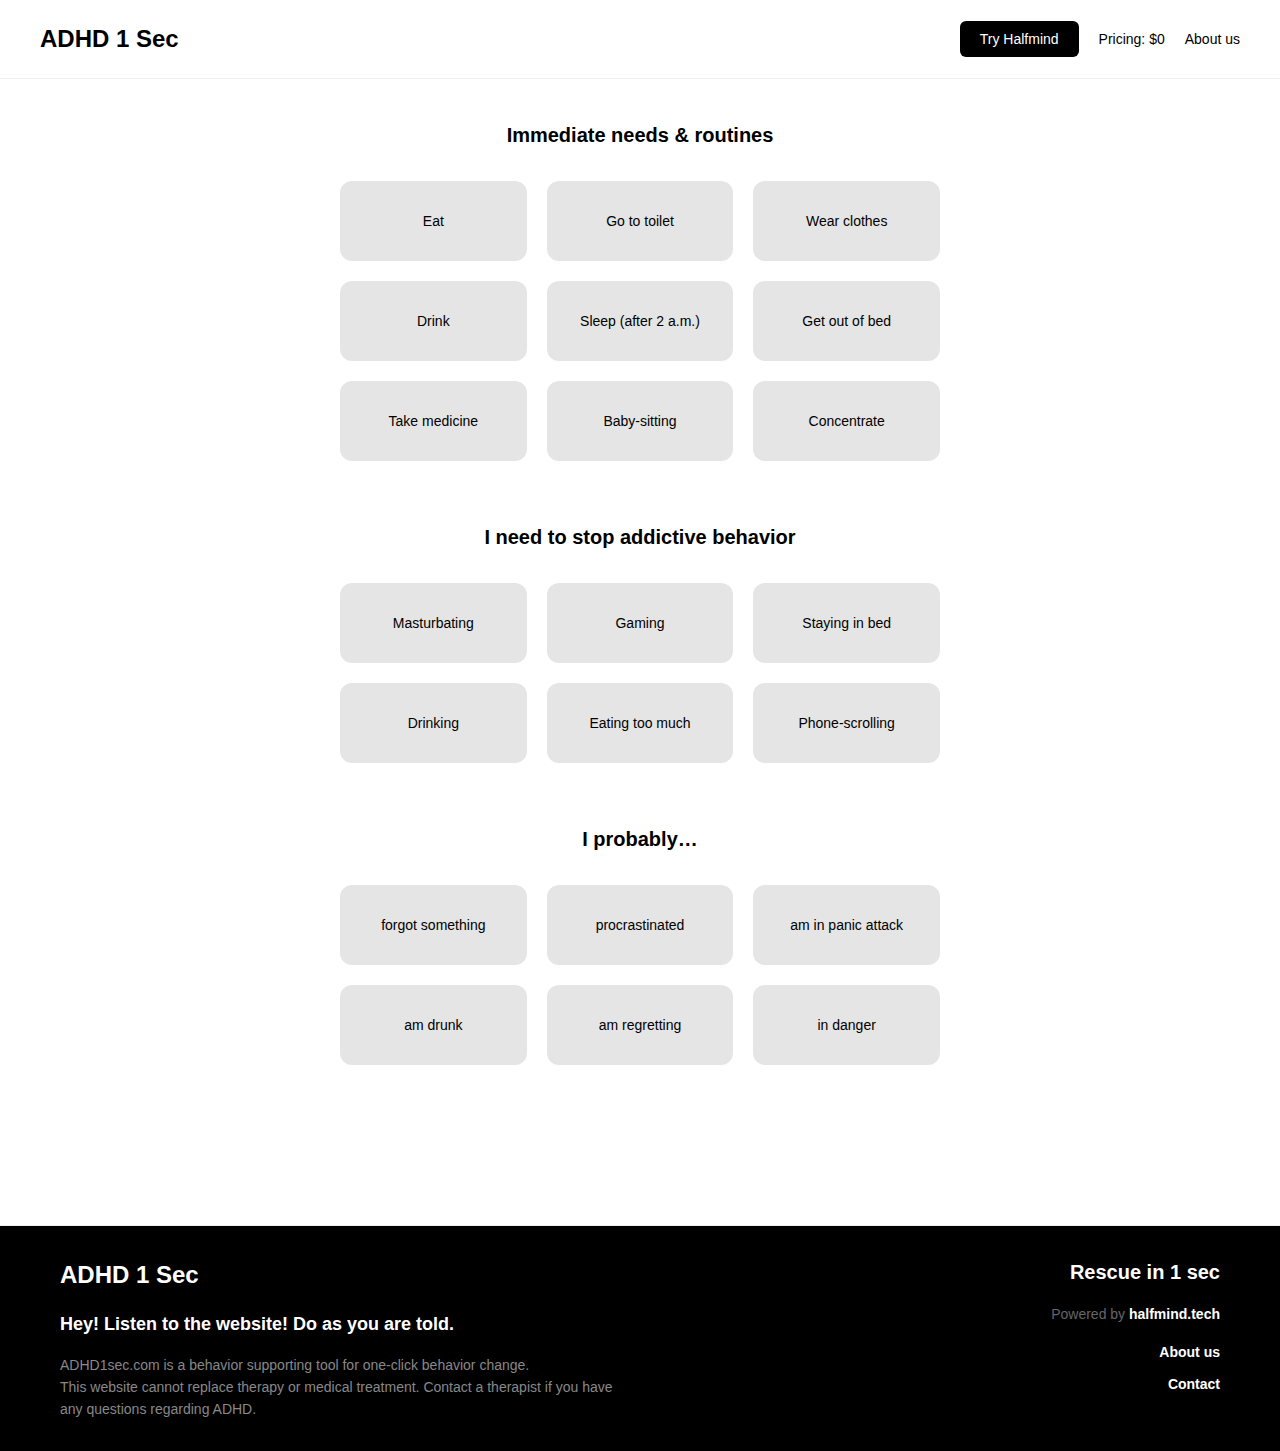
<file: adhd1sec/index.html>
<!DOCTYPE html>
<html lang="en">
<head>
    <meta charset="UTF-8">
    <meta name="viewport" content="width=device-width, initial-scale=1.0">
    <title>ADHD 1 Sec</title>
    <link rel="stylesheet" href="styles.css">
</head>
<body>
    <!-- Modal Overlay -->
    <div class="modal-overlay" id="modalOverlay">
        <div class="modal-card">
            <div class="modal-header">
                <div class="modal-title" id="modalTitle">Choose an option to get started</div>
                <button class="close-button" id="closeButton">×</button>
            </div>
            <div class="modal-content">
                <div class="modal-description" id="modalDescription">Click a choice box to see specific guidance.</div>
                <div class="timer-display" id="timerDisplay">2:30</div>
                <div class="timer-controls">
                    <button class="timer-btn start-btn" id="startBtn" style="display: none;">Start</button>
                    <button class="timer-btn pause-btn" id="pauseBtn">Pause</button>
                </div>
            </div>
        </div>
    </div>

    <header class="header">
        <div class="logo">ADHD 1 Sec</div>
        <div class="header-right">
            <button class="try-button">Try Halfmind</button>
            <div class="pricing">Pricing: $0</div>
            <div class="about">About us</div>
        </div>
    </header>

    <main class="main-content" id="mainContent">
        <!-- Sections will be dynamically generated from intervention.json -->
    </main>

    <!-- Bottom Banner -->
    <footer class="bottom-banner">
        <div class="banner-content">
            <div class="banner-left">
                <div class="banner-title">ADHD 1 Sec</div>
                <div class="banner-greeting">Hey! Listen to the website! Do as you are told.</div>
                <div class="banner-description">ADHD1sec.com is a behavior supporting tool for one-click behavior change.<br>This website cannot replace therapy or medical treatment. Contact a therapist if you have any questions regarding ADHD.</div>
            </div>
            <div class="banner-right">
                <div class="banner-subtitle">Rescue in 1 sec</div>
                <div class="banner-powered-by">Powered by <a href="https://halfmind.tech" target="_blank" class="banner-link">halfmind.tech</a></div>
                <div class="banner-links">
                    <a href="#" class="banner-link">About us</a>
                    <a href="#" class="banner-link">Contact</a>
                </div>
            </div>
        </div>
    </footer>

    <script>
        // Global variables
        let interventionData = null;
        
        // Timer functionality
        let timerInterval;
        let timeLeft = 150; // 2:30 in seconds
        let isRunning = false;
        let currentTaskTime = 150; // Store the current task's timer value

        // DOM elements
        const modalOverlay = document.getElementById('modalOverlay');
        const modalTitle = document.getElementById('modalTitle');
        const timerDisplay = document.getElementById('timerDisplay');
        const startBtn = document.getElementById('startBtn');
        const pauseBtn = document.getElementById('pauseBtn');
        const resetBtn = document.getElementById('resetBtn');
        const closeButton = document.getElementById('closeButton');
        const mainContent = document.getElementById('mainContent');

        // Load intervention data and generate HTML
        async function loadInterventionData() {
            try {
                const response = await fetch('intervention.json');
                interventionData = await response.json();
                generateSections();
                addEventListeners();
            } catch (error) {
                console.error('Error loading intervention data:', error);
                mainContent.innerHTML = '<p>Error loading intervention data. Please refresh the page.</p>';
            }
        }

        // Generate HTML sections from JSON data
        function generateSections() {
            if (!interventionData) return;
            
            mainContent.innerHTML = '';
            
            interventionData.sections.forEach(section => {
                const sectionElement = document.createElement('section');
                sectionElement.className = 'section';
                
                // Create section title
                const titleElement = document.createElement('h2');
                titleElement.className = 'section-title';
                titleElement.textContent = section.name;
                sectionElement.appendChild(titleElement);
                
                // Create choices grid
                const gridElement = document.createElement('div');
                gridElement.className = 'choices-grid';
                
                // Create choice boxes for each entry
                section.entries.forEach(entry => {
                    const buttonElement = document.createElement('button');
                    buttonElement.className = 'choice-box';
                    buttonElement.setAttribute('data-section', section.id);
                    buttonElement.setAttribute('data-timer', entry.timer_sec);
                    buttonElement.setAttribute('data-action', entry.action);
                    buttonElement.textContent = entry.state;
                    gridElement.appendChild(buttonElement);
                });
                
                sectionElement.appendChild(gridElement);
                mainContent.appendChild(sectionElement);
            });
        }

        // Add event listeners to dynamically generated choice boxes
        function addEventListeners() {
            document.querySelectorAll('.choice-box').forEach(box => {
                box.addEventListener('click', function() {
                    const title = this.textContent;
                    const timer = parseInt(this.dataset.timer);
                    const action = this.dataset.action;
                    const sectionType = parseInt(this.dataset.section);
                    showModal(title, timer, action, sectionType);
                });
            });
        }

        // Show modal function
        function showModal(title, timer, action, sectionType) {
            // Set title based on section type
            if (sectionType === 1) {
                modalTitle.textContent = `I need to ${title.toLowerCase()} now`;
            } else if (sectionType === 2) {
                modalTitle.textContent = `Stop ${title.toLowerCase()} addictively`;
            } else if (sectionType === 3) {
                modalTitle.textContent = `I probably ${title.toLowerCase()}`;
            }
            
            modalDescription.textContent = action;
            currentTaskTime = timer; // Store the current task's timer value
            modalOverlay.classList.add('show');
            resetTimer(timer);
            startTimer(); // Auto-start timer when modal appears
        }

        // Hide modal function
        function hideModal() {
            modalOverlay.classList.remove('show');
            stopTimer();
            resetTimer(currentTaskTime); // Reset timer to the current task's time when modal is closed
        }

        // Timer functions
        function startTimer() {
            if (!isRunning) {
                isRunning = true;
                startBtn.style.display = 'none';
                pauseBtn.style.display = 'inline-block';
                
                timerInterval = setInterval(() => {
                    timeLeft--;
                    updateTimerDisplay();
                    
                    if (timeLeft <= 0) {
                        stopTimer();
                        alert('Time is up! Complete your task.');
                        // Reset timer after user confirms the alert
                        resetTimer(currentTaskTime);
                    }
                }, 1000);
            }
        }

        function pauseTimer() {
            if (isRunning) {
                isRunning = false;
                startBtn.style.display = 'inline-block';
                pauseBtn.style.display = 'none';
                clearInterval(timerInterval);
            }
        }

        function stopTimer() {
            isRunning = false;
            clearInterval(timerInterval);
            startBtn.style.display = 'inline-block';
            pauseBtn.style.display = 'none';
        }

        function resetTimer(customTime) {
            stopTimer();
            timeLeft = customTime || 150; // Use custom time or default to 2:30
            updateTimerDisplay();
            // Show start button by default when reset (not auto-start)
            startBtn.style.display = 'inline-block';
            pauseBtn.style.display = 'none';
        }

        function updateTimerDisplay() {
            const minutes = Math.floor(timeLeft / 60);
            const seconds = timeLeft % 60;
            timerDisplay.textContent = `${minutes}:${seconds.toString().padStart(2, '0')}`;
        }

        // Event listeners
        startBtn.addEventListener('click', startTimer);
        pauseBtn.addEventListener('click', pauseTimer);
        closeButton.addEventListener('click', hideModal);

        // Close modal when clicking outside
        modalOverlay.addEventListener('click', function(e) {
            if (e.target === modalOverlay) {
                hideModal();
            }
        });

        // Close modal with Escape key
        document.addEventListener('keydown', function(e) {
            if (e.key === 'Escape' && modalOverlay.classList.contains('show')) {
                hideModal();
            }
        });

        // Initialize the application
        document.addEventListener('DOMContentLoaded', function() {
            loadInterventionData();
        });
    </script>
</body>
</html>
</file>
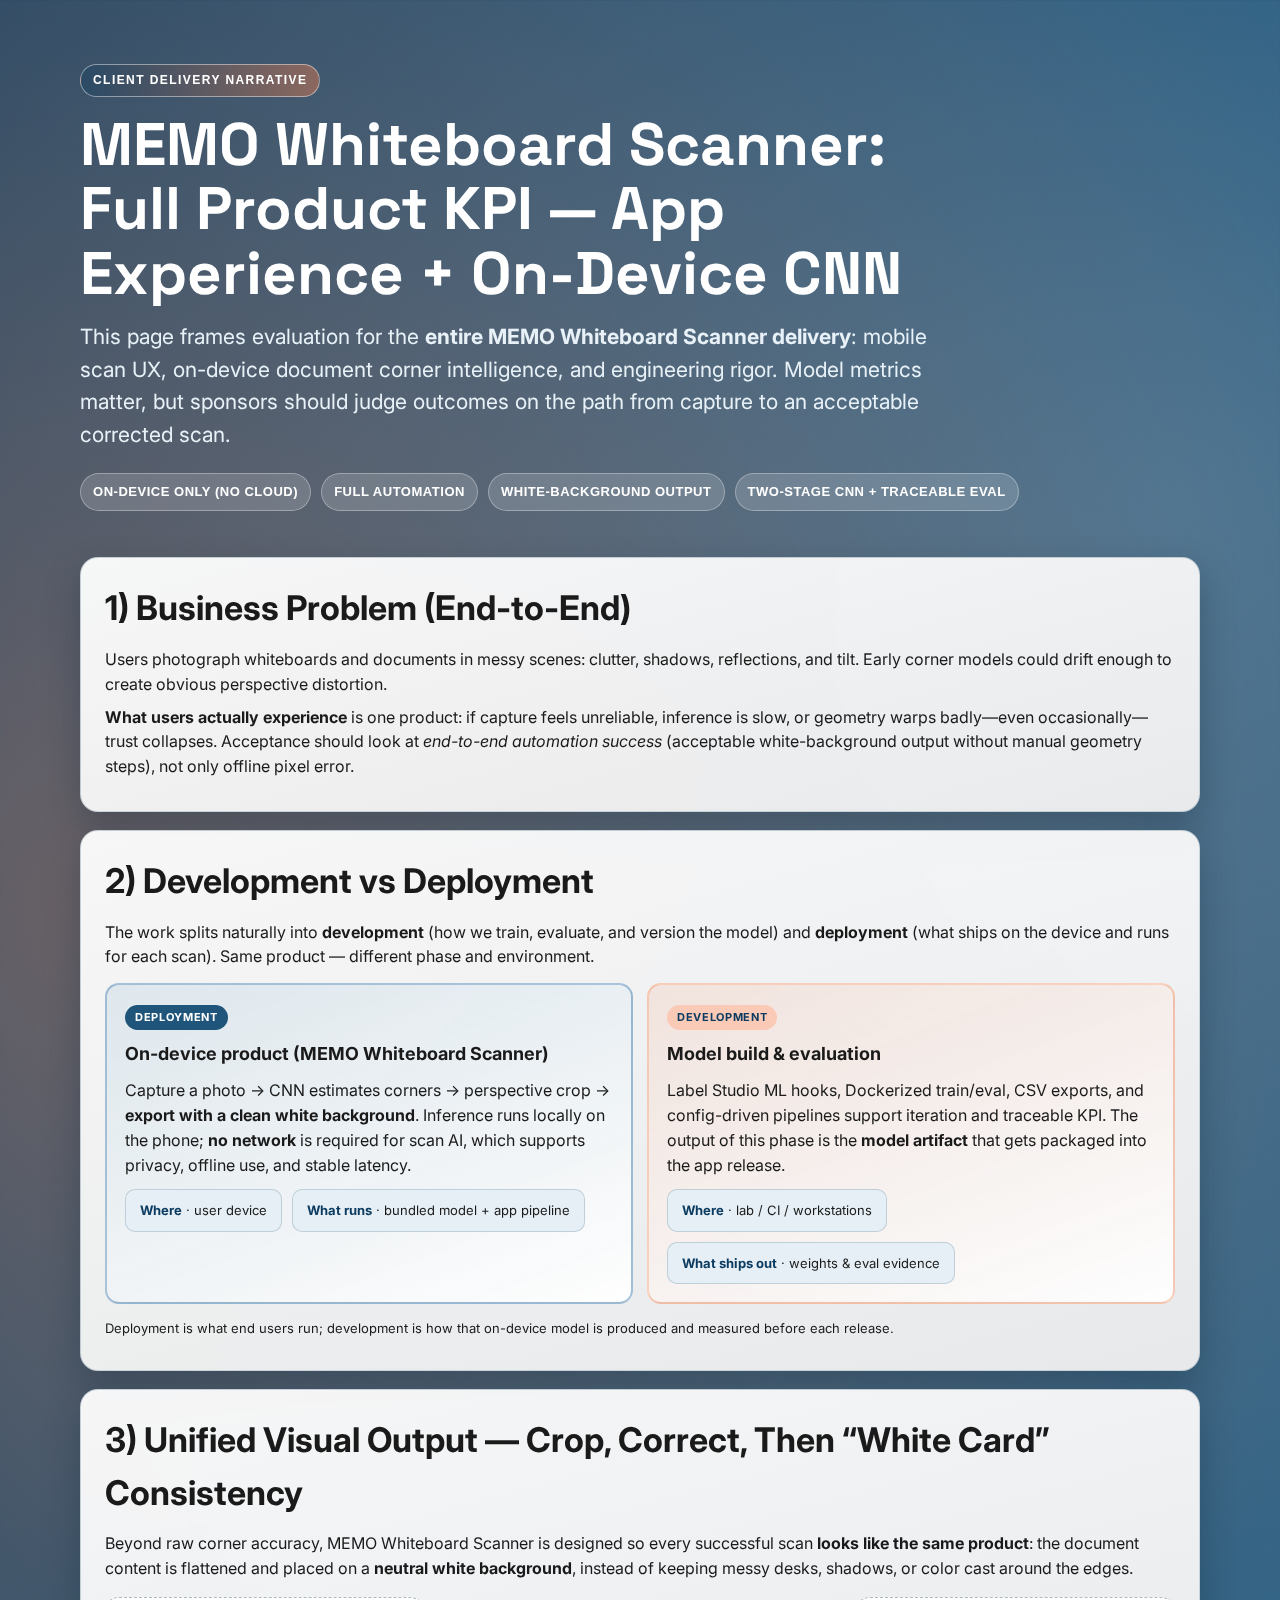
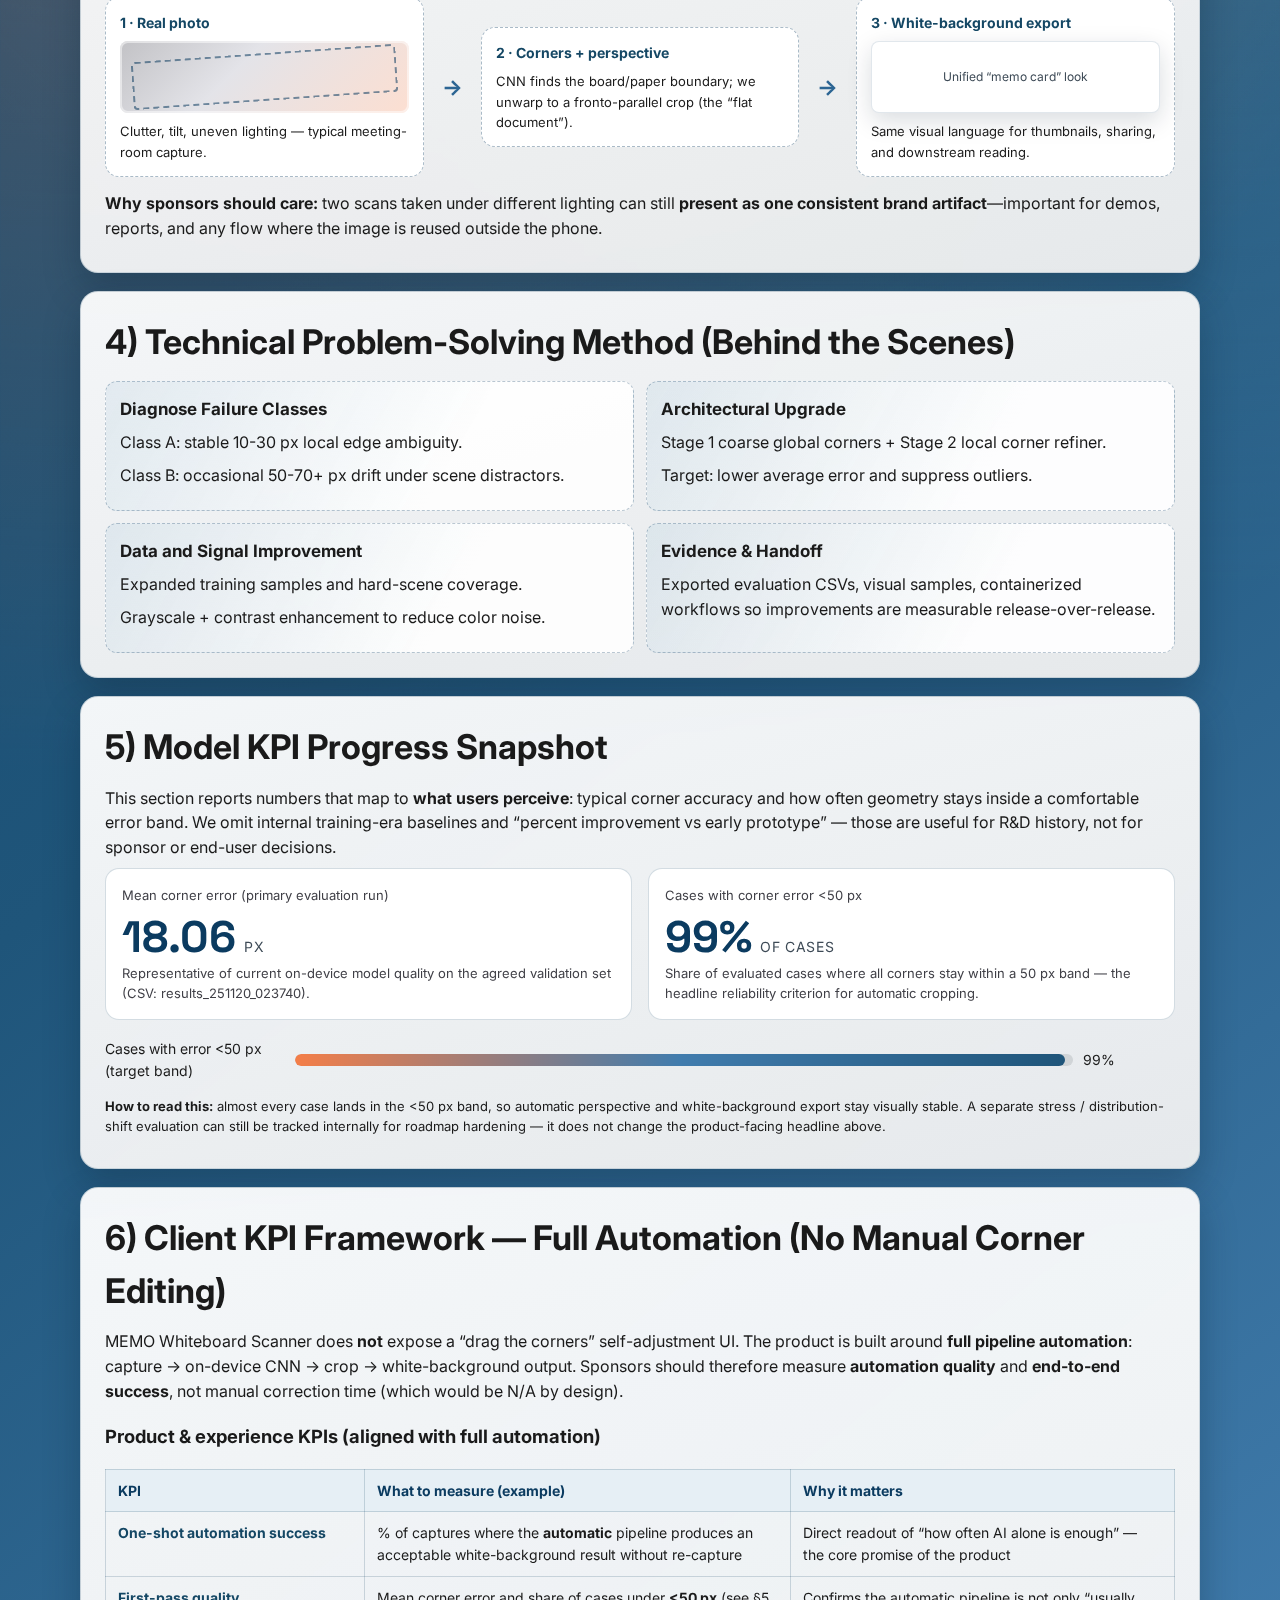
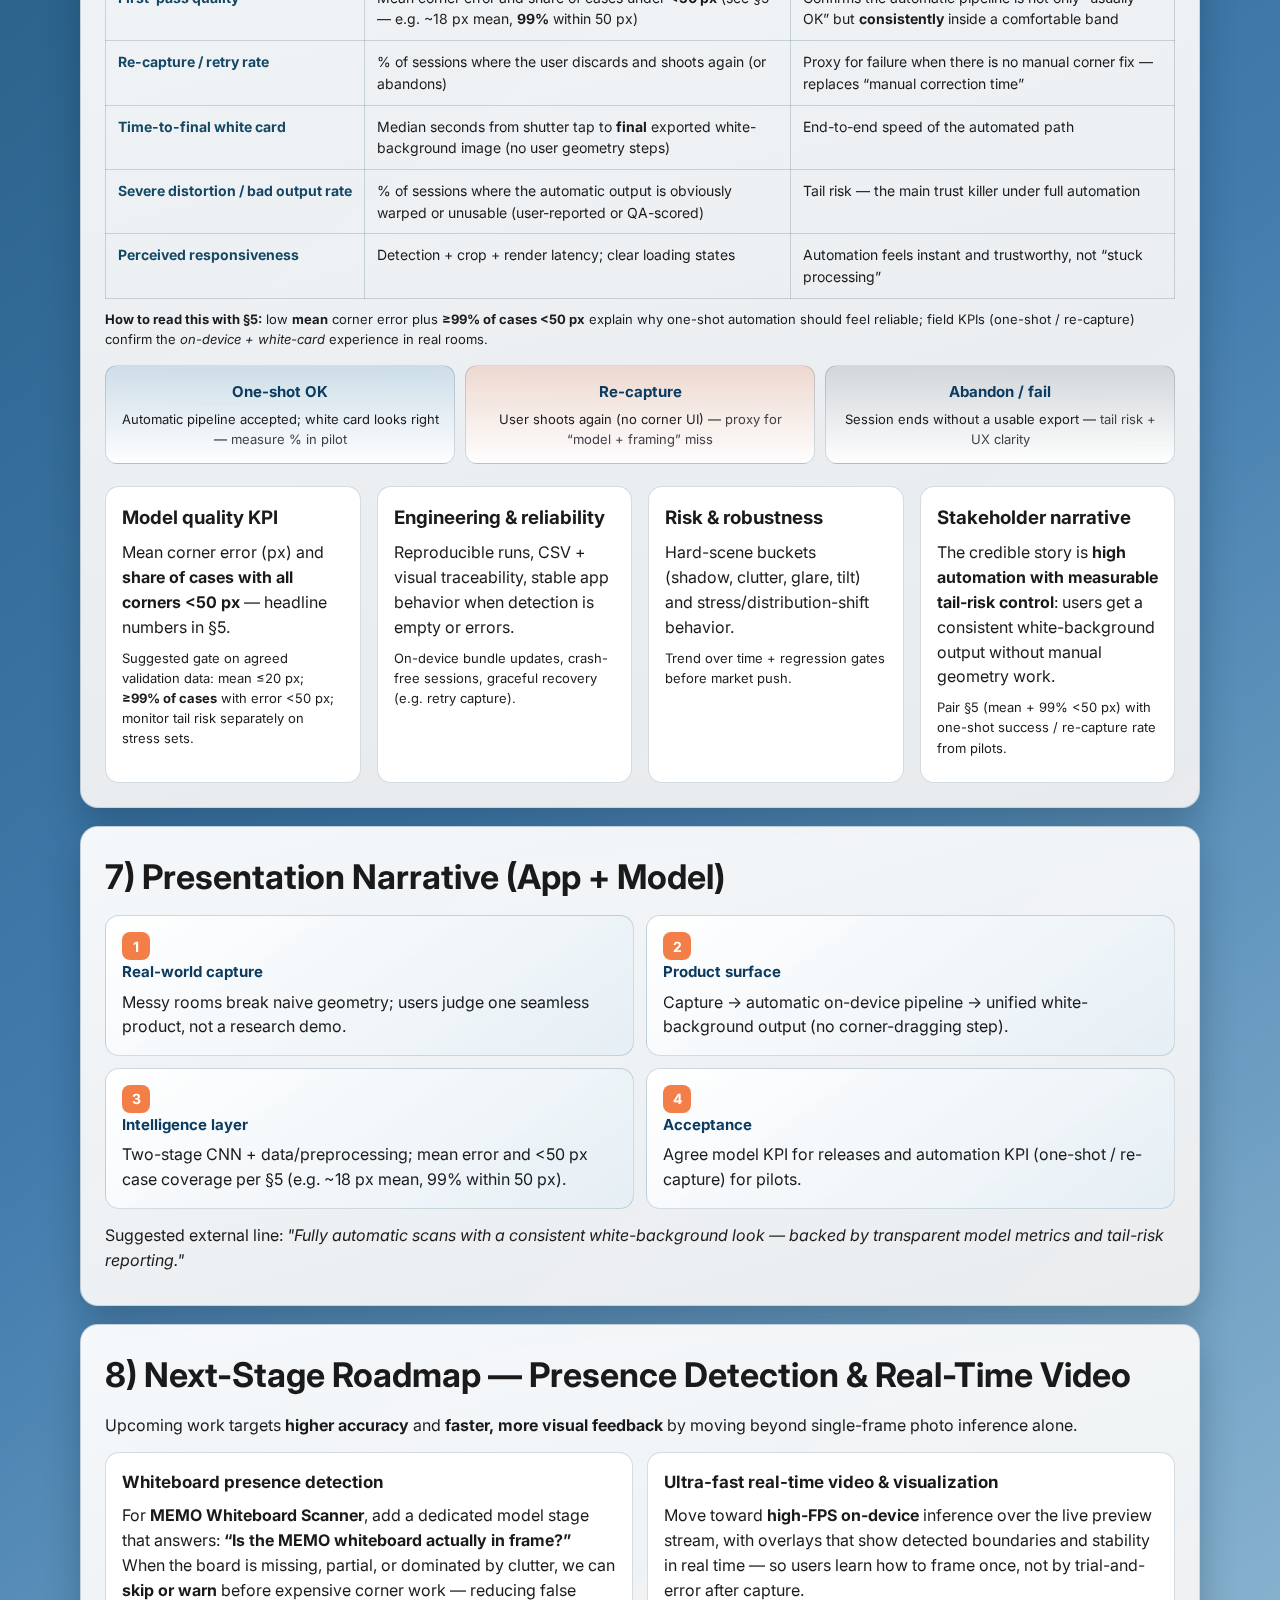
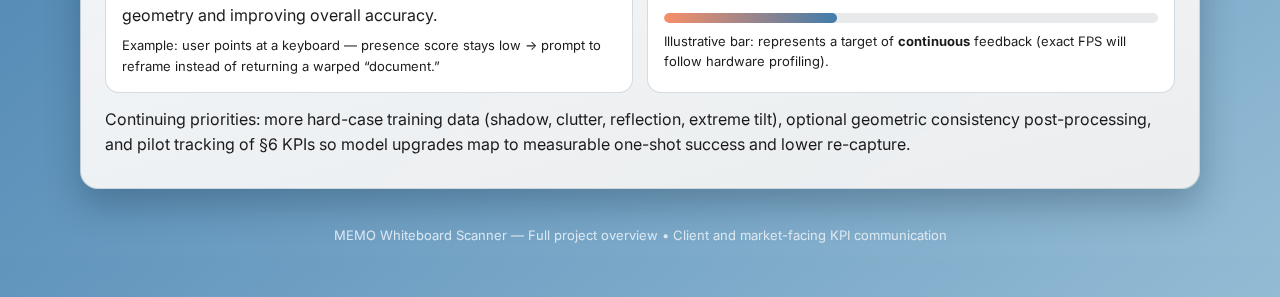
<file: memodemo/index.html>
<!doctype html>
<html lang="en">
<head>
  <meta charset="UTF-8" />
  <meta name="viewport" content="width=device-width, initial-scale=1.0" />
  <title>MEMO Whiteboard Scanner | Full Project Overview & KPI</title>
  <link rel="preconnect" href="https://fonts.googleapis.com" />
  <link rel="preconnect" href="https://fonts.gstatic.com" crossorigin />
  <link href="https://fonts.googleapis.com/css2?family=Inter:wght@400;700&family=Space+Grotesk:wght@700&display=swap" rel="stylesheet" />
  <style>
    :root {
      --deep-space-blue: #0b3b60;
      --eerie-black: #1a1a1a;
      --arctic-horizon: #93bbd4;
      --tangerine: #f47e48;
      --soft-cloud: #f0f0f0;
      --white: #ffffff;
      --silver-mist: #b2b2b2;

      --deep-space-100: #e6eff5;
      --deep-space-200: #bcd2e3;
      --deep-space-300: #93b5d1;
      --deep-space-400: #6998bf;
      --deep-space-500: #417cad;
      --deep-space-600: #2c6593;
      --deep-space-700: #1f557a;
      --deep-space-800: #144764;
      --deep-space-900: #0b3b60;

      --tangerine-100: #fde8df;
      --tangerine-200: #fbcab7;
      --tangerine-300: #f9ad90;
      --tangerine-400: #f78f68;
      --tangerine-500: #f47e48;
      --tangerine-600: #de6f3f;
      --tangerine-700: #c85f36;
      --tangerine-800: #b24f2d;
      --tangerine-900: #9c4024;

      --ink: var(--eerie-black);
      --ink-soft: #3d4a56;
      --card: rgba(255, 255, 255, 0.92);
      --line: rgba(11, 59, 96, 0.18);
      --shadow: 0 16px 36px rgba(8, 28, 46, 0.28);
      --radius: 18px;
    }

    * {
      box-sizing: border-box;
    }

    html,
    body {
      margin: 0;
      padding: 0;
      color: var(--ink);
      background:
        radial-gradient(circle at 8% 18%, rgba(244, 126, 72, 0.34), transparent 34%),
        radial-gradient(circle at 92% 10%, rgba(147, 187, 212, 0.38), transparent 36%),
        linear-gradient(142deg, var(--deep-space-900) 0%, var(--deep-space-700) 42%, var(--deep-space-500) 72%, var(--arctic-horizon) 100%);
      font-family: "Inter", "Helvetica", sans-serif;
      font-weight: 400;
      line-height: 1.55;
    }

    .grain {
      position: fixed;
      inset: 0;
      pointer-events: none;
      opacity: 0.08;
      background-image: radial-gradient(#000 0.45px, transparent 0.45px);
      background-size: 4px 4px;
      z-index: 0;
    }

    .container {
      width: min(1120px, 92%);
      margin: 0 auto;
      position: relative;
      z-index: 1;
    }

    .hero {
      padding: 64px 0 28px;
      animation: rise 0.8s ease-out both;
    }

    .eyebrow {
      display: inline-block;
      letter-spacing: 0.12em;
      font-size: 12px;
      text-transform: uppercase;
      color: var(--white);
      font-family: "Helvetica", "Arial", sans-serif;
      font-weight: 700;
      border: 1px solid rgba(255, 255, 255, 0.45);
      border-radius: 999px;
      padding: 6px 12px;
      background: linear-gradient(90deg, rgba(11, 59, 96, 0.35), rgba(244, 126, 72, 0.42));
    }

    h1 {
      font-family: "Space Grotesk", "Inter", sans-serif;
      font-weight: 700;
      font-size: clamp(34px, 5vw, 60px);
      line-height: 1.08;
      margin: 16px 0 14px;
      max-width: 880px;
      color: var(--white);
    }

    .hero p {
      font-size: clamp(16px, 2.1vw, 21px);
      color: #e7f1f7;
      max-width: 880px;
      margin: 0;
    }

    .hero-meta {
      margin-top: 22px;
      display: flex;
      flex-wrap: wrap;
      gap: 10px;
    }

    .chip {
      padding: 8px 12px;
      border-radius: 999px;
      text-transform: uppercase;
      letter-spacing: 0.04em;
      font-family: "Helvetica", "Arial", sans-serif;
      font-weight: 700;
      background: rgba(255, 255, 255, 0.16);
      border: 1px solid rgba(255, 255, 255, 0.32);
      font-size: 13px;
      color: var(--white);
    }

    .section {
      margin: 18px 0;
      padding: 24px;
      border: 1px solid var(--line);
      border-radius: var(--radius);
      background:
        linear-gradient(165deg, rgba(255, 255, 255, 0.95) 0%, rgba(240, 240, 240, 0.95) 100%);
      box-shadow: var(--shadow);
      backdrop-filter: blur(4px);
      animation: rise 0.8s ease-out both;
    }

    .section h2 {
      margin: 0 0 12px;
      font-size: clamp(24px, 3.2vw, 34px);
      font-family: "Inter", "Helvetica", sans-serif;
      font-weight: 700;
      color: var(--ink);
    }

    .section p {
      margin: 8px 0;
      color: var(--ink);
    }

    .grid {
      display: grid;
      grid-template-columns: repeat(12, 1fr);
      gap: 16px;
    }

    .card {
      grid-column: span 12;
      background: var(--white);
      border: 1px solid var(--line);
      border-radius: 14px;
      padding: 16px;
      animation: rise 0.7s ease-out both;
    }

    .card h3 {
      margin: 0 0 6px;
      font-family: "Inter", "Helvetica", sans-serif;
      font-weight: 700;
      color: var(--ink);
    }

    .kpi {
      display: flex;
      align-items: baseline;
      gap: 8px;
      margin: 10px 0 4px;
    }

    .kpi strong {
      font-size: clamp(28px, 4vw, 44px);
      line-height: 1;
      color: var(--deep-space-blue);
      font-family: "Space Grotesk", "Inter", sans-serif;
    }

    .kpi span {
      font-size: 14px;
      color: var(--ink-soft);
      text-transform: uppercase;
      letter-spacing: 0.05em;
    }

    .muted {
      font-size: 13px;
      color: #3f3f46;
    }

    .flow {
      display: grid;
      grid-template-columns: 1fr;
      gap: 12px;
      margin-top: 10px;
    }

    .flow-step {
      border: 1px dashed rgba(11, 59, 96, 0.28);
      border-radius: 12px;
      padding: 14px;
      background:
        linear-gradient(120deg, rgba(147, 187, 212, 0.17) 0%, rgba(255, 255, 255, 0.9) 65%);
    }

    .flow-step h3 {
      margin: 0 0 4px;
      font-size: 17px;
      font-family: "Inter", "Helvetica", sans-serif;
      font-weight: 700;
      color: var(--ink);
    }

    .bars {
      margin-top: 14px;
      display: grid;
      gap: 10px;
    }

    .bar {
      display: grid;
      grid-template-columns: 180px 1fr 92px;
      align-items: center;
      gap: 10px;
      font-size: 14px;
    }

    .track {
      background: rgba(31, 41, 51, 0.12);
      height: 12px;
      border-radius: 999px;
      overflow: hidden;
      position: relative;
    }

    .fill {
      height: 100%;
      border-radius: 999px;
      background: linear-gradient(90deg, var(--tangerine-500), var(--deep-space-500), var(--deep-space-700));
      transform-origin: left;
      animation: grow 1.1s ease-out both;
    }

    .narrative-grid {
      margin-top: 12px;
      display: grid;
      grid-template-columns: 1fr;
      gap: 12px;
    }

    @media (min-width: 768px) {
      .narrative-grid {
        grid-template-columns: repeat(2, 1fr);
      }
    }

    .narrative-card {
      border: 1px solid var(--line);
      border-radius: 14px;
      padding: 16px;
      background: linear-gradient(145deg, rgba(255, 255, 255, 0.98), var(--deep-space-100));
    }

    .narrative-card strong {
      display: block;
      font-size: 15px;
      color: var(--deep-space-900);
      margin-bottom: 6px;
    }

    .narrative-card .step-num {
      display: inline-flex;
      align-items: center;
      justify-content: center;
      width: 28px;
      height: 28px;
      border-radius: 8px;
      background: var(--tangerine-500);
      color: var(--white);
      font-size: 14px;
      font-weight: 700;
      margin-right: 8px;
      vertical-align: middle;
    }

    .dual-lane {
      display: grid;
      grid-template-columns: 1fr;
      gap: 14px;
      margin-top: 14px;
    }

    @media (min-width: 900px) {
      .dual-lane {
        grid-template-columns: 1fr 1fr;
      }
    }

    .lane-card {
      border-radius: 14px;
      padding: 18px;
      border: 2px solid var(--line);
      position: relative;
      overflow: hidden;
    }

    .lane-card.runtime {
      background: linear-gradient(160deg, rgba(147, 187, 212, 0.22), rgba(255, 255, 255, 0.96));
      border-color: rgba(65, 124, 173, 0.45);
    }

    .lane-card.devops {
      background: linear-gradient(160deg, rgba(244, 126, 72, 0.12), rgba(255, 255, 255, 0.96));
      border-color: rgba(244, 126, 72, 0.35);
    }

    .lane-card h3 {
      margin: 0 0 10px;
      font-size: 18px;
    }

    .lane-badge {
      display: inline-block;
      font-size: 11px;
      font-weight: 700;
      letter-spacing: 0.06em;
      text-transform: uppercase;
      padding: 4px 10px;
      border-radius: 999px;
      margin-bottom: 10px;
    }

    .lane-badge.phone {
      background: var(--deep-space-700);
      color: var(--white);
    }

    .lane-badge.lab {
      background: var(--tangerine-200);
      color: var(--deep-space-900);
    }

    .visual-pipeline {
      margin-top: 16px;
      display: grid;
      grid-template-columns: 1fr;
      gap: 14px;
      align-items: stretch;
    }

    @media (min-width: 768px) {
      .visual-pipeline {
        grid-template-columns: 1fr auto 1fr auto 1fr;
        align-items: center;
      }
    }

    .pipe-arrow {
      text-align: center;
      font-size: 22px;
      color: var(--deep-space-600);
      font-weight: 700;
      padding: 4px 0;
    }

    @media (min-width: 768px) {
      .pipe-arrow {
        padding: 0 4px;
      }
    }

    .pipe-stage {
      border-radius: 14px;
      padding: 14px;
      border: 1px dashed rgba(11, 59, 96, 0.35);
      background: var(--white);
      min-height: 120px;
    }

    .pipe-stage h4 {
      margin: 0 0 8px;
      font-size: 14px;
      color: var(--deep-space-800);
    }

    .mock-photo {
      height: 72px;
      border-radius: 8px;
      background:
        linear-gradient(135deg, rgba(80, 80, 90, 0.35) 0%, rgba(200, 200, 210, 0.5) 40%, rgba(244, 126, 72, 0.25) 100%);
      position: relative;
      box-shadow: inset 0 0 0 2px rgba(255, 255, 255, 0.5);
    }

    .mock-photo::after {
      content: "";
      position: absolute;
      inset: 12px;
      border: 2px dashed rgba(11, 59, 96, 0.55);
      border-radius: 4px;
      transform: rotate(-4deg);
    }

    .mock-white {
      height: 72px;
      border-radius: 8px;
      background: var(--white);
      box-shadow: 0 8px 24px rgba(8, 28, 46, 0.15);
      border: 1px solid rgba(11, 59, 96, 0.12);
      display: flex;
      align-items: center;
      justify-content: center;
      font-size: 12px;
      color: var(--ink-soft);
    }

    .stat-row {
      display: flex;
      flex-wrap: wrap;
      gap: 10px;
      margin-top: 12px;
    }

    .stat-pill {
      background: var(--deep-space-100);
      border: 1px solid var(--line);
      border-radius: 10px;
      padding: 10px 14px;
      font-size: 13px;
    }

    .stat-pill em {
      font-style: normal;
      font-weight: 700;
      color: var(--deep-space-900);
    }

    .future-grid {
      display: grid;
      grid-template-columns: 1fr;
      gap: 14px;
      margin-top: 14px;
    }

    @media (min-width: 768px) {
      .future-grid {
        grid-template-columns: 1fr 1fr;
      }
    }

    .future-card {
      border-radius: 14px;
      padding: 16px;
      background: var(--white);
      border: 1px solid var(--line);
    }

    .future-card h3 {
      margin: 0 0 8px;
      font-size: 17px;
    }

    .fps-demo {
      margin-top: 10px;
      height: 10px;
      border-radius: 999px;
      background: rgba(31, 41, 51, 0.1);
      overflow: hidden;
      position: relative;
    }

    .fps-demo::after {
      content: "";
      position: absolute;
      left: 0;
      top: 0;
      height: 100%;
      width: 35%;
      border-radius: 999px;
      background: linear-gradient(90deg, var(--tangerine-400), var(--deep-space-500));
      animation: sweep 2.2s ease-in-out infinite alternate;
    }

    @keyframes sweep {
      from {
        transform: translateX(0);
        opacity: 0.85;
      }
      to {
        transform: translateX(190%);
        opacity: 1;
      }
    }

    .auto-funnel {
      margin-top: 16px;
      display: grid;
      grid-template-columns: 1fr;
      gap: 10px;
    }

    @media (min-width: 640px) {
      .auto-funnel {
        grid-template-columns: repeat(3, 1fr);
      }
    }

    .funnel-block {
      border-radius: 12px;
      padding: 14px;
      text-align: center;
      border: 1px solid var(--line);
      font-size: 13px;
    }

    .funnel-block.ok {
      background: linear-gradient(180deg, rgba(147, 187, 212, 0.35), rgba(255, 255, 255, 0.95));
    }

    .funnel-block.retry {
      background: linear-gradient(180deg, rgba(244, 126, 72, 0.2), rgba(255, 255, 255, 0.95));
    }

    .funnel-block.drop {
      background: linear-gradient(180deg, rgba(31, 41, 51, 0.12), rgba(255, 255, 255, 0.95));
    }

    .funnel-block strong {
      display: block;
      font-size: 15px;
      margin-bottom: 6px;
      color: var(--deep-space-900);
    }

    table.kpi-table {
      width: 100%;
      border-collapse: collapse;
      margin-top: 12px;
      font-size: 14px;
    }

    table.kpi-table th,
    table.kpi-table td {
      border: 1px solid var(--line);
      padding: 10px 12px;
      text-align: left;
      vertical-align: top;
    }

    table.kpi-table th {
      background: var(--deep-space-100);
      color: var(--deep-space-900);
      font-weight: 700;
    }

    table.kpi-table td:first-child {
      font-weight: 700;
      white-space: nowrap;
      color: var(--deep-space-800);
    }

    .footer {
      margin: 24px 0 40px;
      padding: 12px 2px;
      font-size: 13px;
      color: #ddeaf3;
      text-align: center;
    }

    @media (min-width: 768px) {
      .card.span-3 { grid-column: span 3; }
      .card.span-4 { grid-column: span 4; }
      .card.span-6 { grid-column: span 6; }
      .flow {
        grid-template-columns: repeat(2, 1fr);
      }
    }

    @media (max-width: 760px) {
      .section {
        padding: 18px;
      }

      .bar {
        grid-template-columns: 1fr;
        gap: 6px;
      }

      .bar .track {
        order: 3;
      }
    }

    @keyframes rise {
      from {
        opacity: 0;
        transform: translateY(12px);
      }
      to {
        opacity: 1;
        transform: translateY(0);
      }
    }

    @keyframes grow {
      from {
        transform: scaleX(0);
      }
      to {
        transform: scaleX(1);
      }
    }
  </style>
</head>
<body>
  <div class="grain"></div>

  <main class="container">
    <section class="hero">
      <span class="eyebrow">Client Delivery Narrative</span>
      <h1>MEMO Whiteboard Scanner: Full Product KPI — App Experience + On-Device CNN</h1>
      <p>
        This page frames evaluation for the <strong>entire MEMO Whiteboard Scanner delivery</strong>: mobile scan UX,
        on-device document corner intelligence, and engineering rigor. Model metrics matter, but sponsors
        should judge outcomes on the path from capture to an acceptable corrected scan.
      </p>
      <div class="hero-meta">
        <span class="chip">On-device only (no cloud)</span>
        <span class="chip">Full automation</span>
        <span class="chip">White-background output</span>
        <span class="chip">Two-stage CNN + traceable eval</span>
      </div>
    </section>

    <section class="section" style="animation-delay: 0.05s;">
      <h2>1) Business Problem (End-to-End)</h2>
      <p>
        Users photograph whiteboards and documents in messy scenes: clutter, shadows, reflections, and tilt.
        Early corner models could drift enough to create obvious perspective distortion.
      </p>
      <p>
        <strong>What users actually experience</strong> is one product: if capture feels unreliable, inference is slow,
        or geometry warps badly—even occasionally—trust collapses.
        Acceptance should look at <em>end-to-end automation success</em> (acceptable white-background output without manual geometry steps),
        not only offline pixel error.
      </p>
    </section>

    <section class="section" style="animation-delay: 0.08s;">
      <h2>2) Development vs Deployment</h2>
      <p>
        The work splits naturally into <strong>development</strong> (how we train, evaluate, and version the model) and
        <strong>deployment</strong> (what ships on the device and runs for each scan). Same product — different phase and environment.
      </p>
      <div class="dual-lane" aria-label="Development versus deployment">
        <div class="lane-card runtime">
          <span class="lane-badge phone">Deployment</span>
          <h3>On-device product (MEMO Whiteboard Scanner)</h3>
          <p>
            Capture a photo → CNN estimates corners → perspective crop → <strong>export with a clean white background</strong>.
            Inference runs locally on the phone; <strong>no network</strong> is required for scan AI, which supports privacy, offline use, and stable latency.
          </p>
          <div class="stat-row">
            <div class="stat-pill"><em>Where</em> · user device</div>
            <div class="stat-pill"><em>What runs</em> · bundled model + app pipeline</div>
          </div>
        </div>
        <div class="lane-card devops">
          <span class="lane-badge lab">Development</span>
          <h3>Model build &amp; evaluation</h3>
          <p>
            Label Studio ML hooks, Dockerized train/eval, CSV exports, and config-driven pipelines support
            iteration and traceable KPI. The output of this phase is the <strong>model artifact</strong> that gets packaged into the app release.
          </p>
          <div class="stat-row">
            <div class="stat-pill"><em>Where</em> · lab / CI / workstations</div>
            <div class="stat-pill"><em>What ships out</em> · weights &amp; eval evidence</div>
          </div>
        </div>
      </div>
      <p class="muted" style="margin-top: 14px;">
        Deployment is what end users run; development is how that on-device model is produced and measured before each release.
      </p>
    </section>

    <section class="section" style="animation-delay: 0.1s;">
      <h2>3) Unified Visual Output — Crop, Correct, Then “White Card” Consistency</h2>
      <p>
        Beyond raw corner accuracy, MEMO Whiteboard Scanner is designed so every successful scan <strong>looks like the same product</strong>:
        the document content is flattened and placed on a <strong>neutral white background</strong>, instead of keeping messy desks, shadows, or color cast around the edges.
      </p>
      <div class="visual-pipeline" aria-label="Visual pipeline from photo to white card">
        <div class="pipe-stage">
          <h4>1 · Real photo</h4>
          <div class="mock-photo" role="img" aria-label="Stylized messy scene"></div>
          <p class="muted" style="margin-top: 8px; margin-bottom: 0;">Clutter, tilt, uneven lighting — typical meeting-room capture.</p>
        </div>
        <div class="pipe-arrow" aria-hidden="true">→</div>
        <div class="pipe-stage">
          <h4>2 · Corners + perspective</h4>
          <p style="margin: 0; font-size: 13px;">CNN finds the board/paper boundary; we unwarp to a fronto-parallel crop (the “flat document”).</p>
        </div>
        <div class="pipe-arrow" aria-hidden="true">→</div>
        <div class="pipe-stage">
          <h4>3 · White-background export</h4>
          <div class="mock-white">Unified “memo card” look</div>
          <p class="muted" style="margin-top: 8px; margin-bottom: 0;">Same visual language for thumbnails, sharing, and downstream reading.</p>
        </div>
      </div>
      <p style="margin-top: 14px;">
        <strong>Why sponsors should care:</strong> two scans taken under different lighting can still <strong>present as one consistent brand artifact</strong>—important for demos, reports, and any flow where the image is reused outside the phone.
      </p>
    </section>

    <section class="section" style="animation-delay: 0.11s;">
      <h2>4) Technical Problem-Solving Method (Behind the Scenes)</h2>
      <div class="flow">
        <div class="flow-step">
          <h3>Diagnose Failure Classes</h3>
          <p>Class A: stable 10-30 px local edge ambiguity.</p>
          <p>Class B: occasional 50-70+ px drift under scene distractors.</p>
        </div>
        <div class="flow-step">
          <h3>Architectural Upgrade</h3>
          <p>Stage 1 coarse global corners + Stage 2 local corner refiner.</p>
          <p>Target: lower average error and suppress outliers.</p>
        </div>
        <div class="flow-step">
          <h3>Data and Signal Improvement</h3>
          <p>Expanded training samples and hard-scene coverage.</p>
          <p>Grayscale + contrast enhancement to reduce color noise.</p>
        </div>
        <div class="flow-step">
          <h3>Evidence &amp; Handoff</h3>
          <p>Exported evaluation CSVs, visual samples, containerized workflows so improvements are measurable release-over-release.</p>
        </div>
      </div>
    </section>

    <section class="section" style="animation-delay: 0.15s;">
      <h2>5) Model KPI Progress Snapshot</h2>
      <p>
        This section reports numbers that map to <strong>what users perceive</strong>: typical corner accuracy and how often geometry stays inside a
        comfortable error band. We omit internal training-era baselines and “percent improvement vs early prototype” — those are useful for R&amp;D history,
        not for sponsor or end-user decisions.
      </p>
      <div class="grid">
        <article class="card span-6">
          <div class="muted">Mean corner error (primary evaluation run)</div>
          <div class="kpi"><strong>18.06</strong><span>px</span></div>
          <div class="muted">Representative of current on-device model quality on the agreed validation set (CSV: results_251120_023740).</div>
        </article>
        <article class="card span-6">
          <div class="muted">Cases with corner error &lt;50 px</div>
          <div class="kpi"><strong>99%</strong><span>of cases</span></div>
          <div class="muted">Share of evaluated cases where all corners stay within a 50 px band — the headline reliability criterion for automatic cropping.</div>
        </article>
      </div>

      <div class="bars" style="margin-top: 18px;" aria-label="Share of cases under 50 px error">
        <div class="bar">
          <div>Cases with error &lt;50 px (target band)</div>
          <div class="track"><div class="fill" style="width: 99%;"></div></div>
          <div>99%</div>
        </div>
      </div>

      <p class="muted" style="margin-top: 14px;">
        <strong>How to read this:</strong> almost every case lands in the &lt;50 px band, so automatic perspective and white-background export stay visually stable.
        A separate stress / distribution-shift evaluation can still be tracked internally for roadmap hardening — it does not change the product-facing headline above.
      </p>
    </section>

    <section class="section" style="animation-delay: 0.2s;">
      <h2>6) Client KPI Framework — Full Automation (No Manual Corner Editing)</h2>
      <p>
        MEMO Whiteboard Scanner does <strong>not</strong> expose a “drag the corners” self-adjustment UI. The product is built around
        <strong>full pipeline automation</strong>: capture → on-device CNN → crop → white-background output. Sponsors should therefore measure
        <strong>automation quality</strong> and <strong>end-to-end success</strong>, not manual correction time (which would be N/A by design).
      </p>

      <h3 style="margin-top: 18px; font-size: 1.15rem;">Product &amp; experience KPIs (aligned with full automation)</h3>
      <table class="kpi-table" aria-label="Product KPI definitions for automated pipeline">
        <thead>
          <tr>
            <th scope="col">KPI</th>
            <th scope="col">What to measure (example)</th>
            <th scope="col">Why it matters</th>
          </tr>
        </thead>
        <tbody>
          <tr>
            <td>One-shot automation success</td>
            <td>% of captures where the <strong>automatic</strong> pipeline produces an acceptable white-background result without re-capture</td>
            <td>Direct readout of “how often AI alone is enough” — the core promise of the product</td>
          </tr>
          <tr>
            <td>First-pass quality</td>
            <td>Mean corner error and share of cases under <strong>&lt;50 px</strong> (see §5 — e.g. ~18 px mean, <strong>99%</strong> within 50 px)</td>
            <td>Confirms the automatic pipeline is not only “usually OK” but <strong>consistently</strong> inside a comfortable band</td>
          </tr>
          <tr>
            <td>Re-capture / retry rate</td>
            <td>% of sessions where the user discards and shoots again (or abandons)</td>
            <td>Proxy for failure when there is no manual corner fix — replaces “manual correction time”</td>
          </tr>
          <tr>
            <td>Time-to-final white card</td>
            <td>Median seconds from shutter tap to <strong>final</strong> exported white-background image (no user geometry steps)</td>
            <td>End-to-end speed of the automated path</td>
          </tr>
          <tr>
            <td>Severe distortion / bad output rate</td>
            <td>% of sessions where the automatic output is obviously warped or unusable (user-reported or QA-scored)</td>
            <td>Tail risk — the main trust killer under full automation</td>
          </tr>
          <tr>
            <td>Perceived responsiveness</td>
            <td>Detection + crop + render latency; clear loading states</td>
            <td>Automation feels instant and trustworthy, not “stuck processing”</td>
          </tr>
        </tbody>
      </table>
      <p class="muted" style="margin-top: 10px;">
        <strong>How to read this with §5:</strong> low <strong>mean</strong> corner error plus <strong>≥99% of cases &lt;50 px</strong> explain why one-shot automation should feel reliable;
        field KPIs (one-shot / re-capture) confirm the <em>on-device + white-card</em> experience in real rooms.
      </p>

      <div class="auto-funnel" aria-label="Illustrative automation outcomes without numeric targets">
        <div class="funnel-block ok">
          <strong>One-shot OK</strong>
          Automatic pipeline accepted; white card looks right — <span class="muted">measure % in pilot</span>
        </div>
        <div class="funnel-block retry">
          <strong>Re-capture</strong>
          User shoots again (no corner UI) — <span class="muted">proxy for “model + framing” miss</span>
        </div>
        <div class="funnel-block drop">
          <strong>Abandon / fail</strong>
          Session ends without a usable export — <span class="muted">tail risk + UX clarity</span>
        </div>
      </div>

      <div class="grid" style="margin-top: 22px;">
        <article class="card span-3">
          <h3>Model quality KPI</h3>
          <p>Mean corner error (px) and <strong>share of cases with all corners &lt;50 px</strong> — headline numbers in §5.</p>
          <p class="muted">Suggested gate on agreed validation data: mean ≤20 px; <strong>≥99% of cases</strong> with error &lt;50 px; monitor tail risk separately on stress sets.</p>
        </article>
        <article class="card span-3">
          <h3>Engineering &amp; reliability</h3>
          <p>Reproducible runs, CSV + visual traceability, stable app behavior when detection is empty or errors.</p>
          <p class="muted">On-device bundle updates, crash-free sessions, graceful recovery (e.g. retry capture).</p>
        </article>
        <article class="card span-3">
          <h3>Risk &amp; robustness</h3>
          <p>Hard-scene buckets (shadow, clutter, glare, tilt) and stress/distribution-shift behavior.</p>
          <p class="muted">Trend over time + regression gates before market push.</p>
        </article>
        <article class="card span-3">
          <h3>Stakeholder narrative</h3>
          <p>
            The credible story is <strong>high automation with measurable tail-risk control</strong>:
            users get a consistent white-background output without manual geometry work.
          </p>
          <p class="muted">Pair §5 (mean + 99% &lt;50 px) with one-shot success / re-capture rate from pilots.</p>
        </article>
      </div>
    </section>

    <section class="section" style="animation-delay: 0.25s;">
      <h2>7) Presentation Narrative (App + Model)</h2>
      <div class="narrative-grid">
        <div class="narrative-card">
          <span class="step-num">1</span><strong>Real-world capture</strong>
          <p style="margin: 0;">Messy rooms break naive geometry; users judge one seamless product, not a research demo.</p>
        </div>
        <div class="narrative-card">
          <span class="step-num">2</span><strong>Product surface</strong>
          <p style="margin: 0;">Capture → automatic on-device pipeline → unified white-background output (no corner-dragging step).</p>
        </div>
        <div class="narrative-card">
          <span class="step-num">3</span><strong>Intelligence layer</strong>
          <p style="margin: 0;">Two-stage CNN + data/preprocessing; mean error and &lt;50 px case coverage per §5 (e.g. ~18 px mean, 99% within 50 px).</p>
        </div>
        <div class="narrative-card">
          <span class="step-num">4</span><strong>Acceptance</strong>
          <p style="margin: 0;">Agree model KPI for releases and automation KPI (one-shot / re-capture) for pilots.</p>
        </div>
      </div>
      <p style="margin-top: 14px;">
        Suggested external line:
        <em>&quot;Fully automatic scans with a consistent white-background look — backed by transparent model metrics and tail-risk reporting.&quot;</em>
      </p>
    </section>

    <section class="section" style="animation-delay: 0.3s;">
      <h2>8) Next-Stage Roadmap — Presence Detection &amp; Real-Time Video</h2>
      <p>
        Upcoming work targets <strong>higher accuracy</strong> and <strong>faster, more visual feedback</strong> by moving beyond single-frame photo inference alone.
      </p>
      <div class="future-grid">
        <div class="future-card">
          <h3>Whiteboard presence detection</h3>
          <p>
            For <strong>MEMO Whiteboard Scanner</strong>, add a dedicated model stage that answers: <strong>“Is the MEMO whiteboard actually in frame?”</strong>
            When the board is missing, partial, or dominated by clutter, we can <strong>skip or warn</strong> before expensive corner work — reducing false geometry and improving overall accuracy.
          </p>
          <p class="muted" style="margin-bottom: 0;">
            Example: user points at a keyboard — presence score stays low → prompt to reframe instead of returning a warped “document.”
          </p>
        </div>
        <div class="future-card">
          <h3>Ultra-fast real-time video &amp; visualization</h3>
          <p>
            Move toward <strong>high-FPS on-device</strong> inference over the live preview stream, with overlays that show detected boundaries and stability in real time — so users learn how to frame once, not by trial-and-error after capture.
          </p>
          <div class="fps-demo" aria-hidden="true" title="Illustrative motion of a fast scanning bar"></div>
          <p class="muted" style="margin-top: 8px; margin-bottom: 0;">
            Illustrative bar: represents a target of <strong>continuous</strong> feedback (exact FPS will follow hardware profiling).
          </p>
        </div>
      </div>
      <p style="margin-top: 14px;">
        Continuing priorities: more hard-case training data (shadow, clutter, reflection, extreme tilt), optional geometric consistency post-processing,
        and pilot tracking of §6 KPIs so model upgrades map to measurable one-shot success and lower re-capture.
      </p>
    </section>

    <div class="footer">
      MEMO Whiteboard Scanner — Full project overview • Client and market-facing KPI communication
    </div>
  </main>
</body>
</html>
</file>
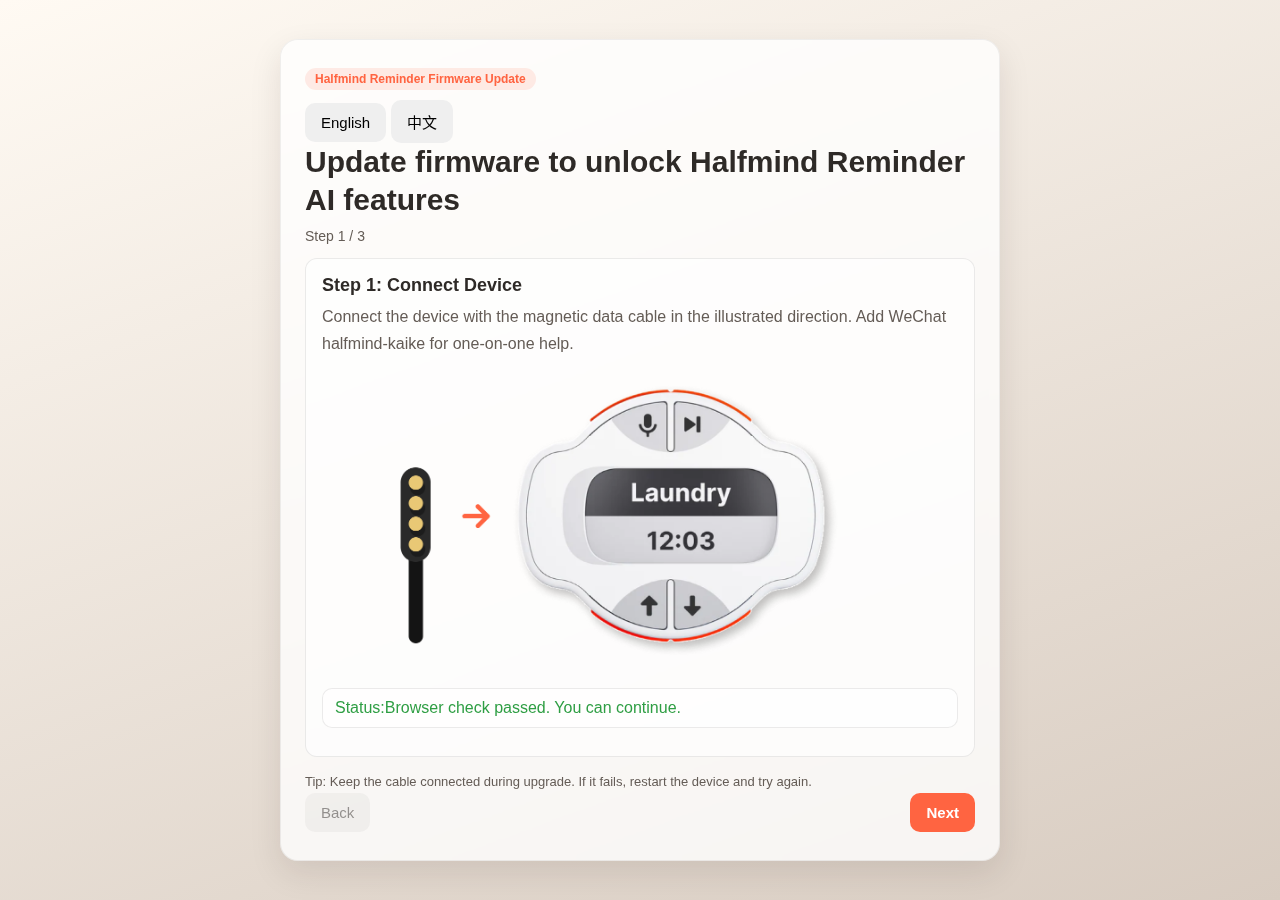
<file: reminder-update/index.html>
<!doctype html>
<html lang="zh-CN">
  <head>
    <meta charset="UTF-8" />
    <meta name="viewport" content="width=device-width, initial-scale=1.0" />
    <title>更新固件，解锁 Halfmind Reminder 的 AI 功能</title>
    <link rel="stylesheet" href="css/main.css" />
  </head>
  <body>
    <main class="card">
      <div class="eyebrow-row">
        <div class="eyebrow">Halfmind Reminder 固件升级</div>
        <div class="lang-pill" role="group" aria-label="Language Switch">
          <button id="langEnBtn" type="button" class="lang-pill-btn">English</button>
          <button id="langZhBtn" type="button" class="lang-pill-btn">中文</button>
        </div>
      </div>
      <h1>更新固件，解锁 Halfmind Reminder 的 AI 功能</h1>

      <div id="browserErrorCard" class="browser-error hidden">
        <h2>浏览器不支持</h2>
        <p>在线刷写功能需要使用 Chrome 或 Edge 浏览器的最新版本。请下载支持的浏览器后重新打开本页面。</p>
        <p>请加微信halfmind-kaike获取一对一帮助</p>
        <a href="https://www.microsoft.com/edge/download/" target="_blank" rel="noopener">下载 Edge</a>
      </div>

      <div id="mainFlow">
        <div class="onboarding-progress" id="onboardingProgress">第 1 / 3 步</div>

        <section class="step-card" id="step1Card">
          <h2 class="step-title">第一步：连接设备</h2>
          <p class="step-desc">使用附带磁吸数据线连接设备，如图示方向。请加微信halfmind-kaike获取一对一帮助。</p>
          <img
            class="step-illustration"
            src="./src/pogo-pin-connect-reminder.png"
            alt="磁吸数据线连接设备方向示意图"
          />
          <div class="status" id="browserStatusText">状态：浏览器检查中...</div>
        </section>

        <section class="step-card hidden" id="step2Card">
          <h2 class="step-title">第二步：选择串口</h2>
          <p class="step-desc">
            点击下方按钮后，请在系统弹窗里选择你的设备端口（通常会显示为 USB Serial / USB 串口 等名称，适用于 macOS 和 Windows）。
          </p>
          <div class="actions">
            <button id="selectPortBtn" type="button">选择串口</button>
          </div>
          <div class="status" id="portStatusText">状态：尚未选择串口</div>
        </section>

        <section class="step-card hidden" id="step3Card">
          <h2 class="step-title">第三步：刷入固件</h2>
          <p class="step-desc">将自动从官网动态读取最新固件，无需手动下载或上传本地 .bin 文件。</p>
          <div class="status" id="statusText">状态：等待开始</div>
          <div class="actions">
            <button id="flashBtn">开始刷入固件</button>
            <button id="cancelFlashBtn" type="button" class="hidden">取消刷写</button>
            <button id="copyHelpBtn" type="button">复制故障排查步骤</button>
            <button id="restartBtn" type="button" class="hidden">重新升级另一台设备</button>
          </div>
          <div class="progress-wrap" aria-label="刷写进度">
            <div class="progress-bar" id="progressBar"></div>
          </div>
          <p class="progress-text" id="progressText">进度：0%</p>
          <div class="status hidden" id="doneStatusText">完成：固件升级已完成。</div>
        </section>

        <div class="log hidden-debug" id="logArea" aria-hidden="true"></div>

        <div class="tips">
          操作建议：升级期间请勿断开数据线；如果失败，先重启设备后再试一次。
        </div>

        <div class="nav-actions">
          <button class="nav-btn" id="prevStepBtn" type="button">返回</button>
          <button class="nav-btn primary" id="nextStepBtn" type="button">下一步</button>
        </div>
      </div>
    </main>

    <script type="module" src="./src/bootstrap.js"></script>
  </body>
</html>
</file>
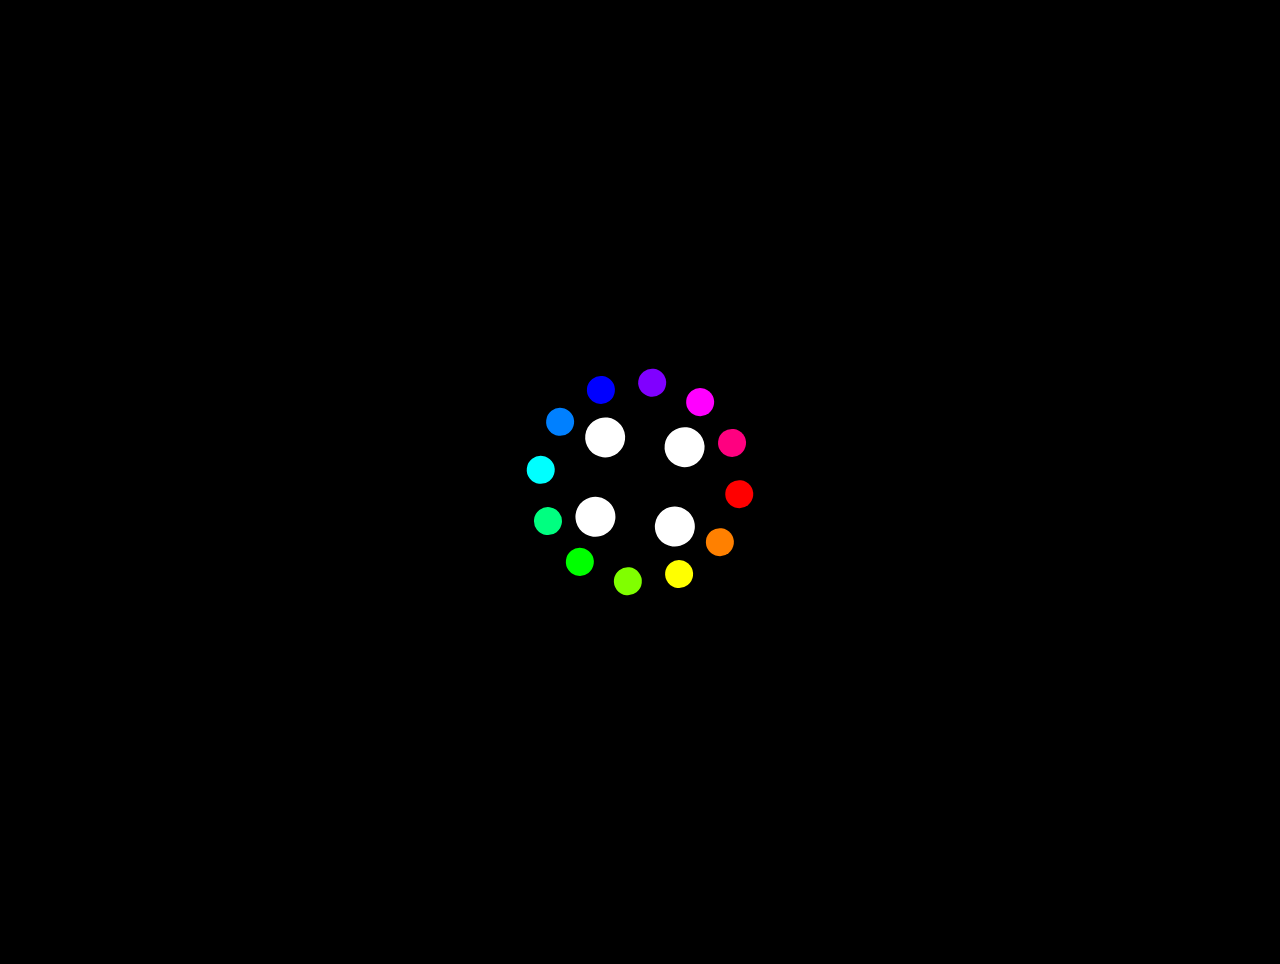
<file: color-blend.html>
<!DOCTYPE html>
<html lang="zh-CN">
<head>
  <meta charset="UTF-8">
  <meta name="viewport" content="width=device-width, initial-scale=1.0">
  <title>Color Wheel - 12 Balls</title>
  <script src="https://cdnjs.cloudflare.com/ajax/libs/gsap/3.12.5/gsap.min.js"></script>
  <style>
    body {
      margin: 0;
      padding: 2rem;
      display: flex;
      justify-content: center;
      align-items: center;
      min-height: 100vh;
      background: #000000;
    }
  </style>
</head>
<body>
  <svg width="400" height="400" viewBox="0 0 400 400" xmlns="http://www.w3.org/2000/svg">
    <!-- Outer translate: place content at canvas center (200, 200) -->
    <g transform="translate(200, 200)">
      <!-- Inner group: all coords relative to center (0, 0), rotation around origin -->
      <g id="rotating">
        <!-- 80px square corners: ±40 from center, 20px circles at corners -->
        <circle cx="-40" cy="-40" r="20" fill="#fff"/>
        <circle cx="40" cy="-40" r="20" fill="#fff"/>
        <circle cx="40" cy="40" r="20" fill="#fff"/>
        <circle cx="-40" cy="40" r="20" fill="#fff"/>
        <!-- Ball positions: angle = 0°, 30°, 60°, ... 330° -->
        <circle cx="100" cy="0" r="14" fill="hsl(0, 100%, 50%)"/>
        <circle cx="86.6" cy="50" r="14" fill="hsl(30, 100%, 50%)"/>
        <circle cx="50" cy="86.6" r="14" fill="hsl(60, 100%, 50%)"/>
        <circle cx="0" cy="100" r="14" fill="hsl(90, 100%, 50%)"/>
        <circle cx="-50" cy="86.6" r="14" fill="hsl(120, 100%, 50%)"/>
        <circle cx="-86.6" cy="50" r="14" fill="hsl(150, 100%, 50%)"/>
        <circle cx="-100" cy="0" r="14" fill="hsl(180, 100%, 50%)"/>
        <circle cx="-86.6" cy="-50" r="14" fill="hsl(210, 100%, 50%)"/>
        <circle cx="-50" cy="-86.6" r="14" fill="hsl(240, 100%, 50%)"/>
        <circle cx="0" cy="-100" r="14" fill="hsl(270, 100%, 50%)"/>
        <circle cx="50" cy="-86.6" r="14" fill="hsl(300, 100%, 50%)"/>
        <circle cx="86.6" cy="-50" r="14" fill="hsl(330, 100%, 50%)"/>
      </g>
    </g>
  </svg>
  <script>
    // 10 deg/s => 360° in 36s | content centered at (0,0), rotate around center
    gsap.set("#rotating", { transformOrigin: "center center" });
    gsap.timeline({ repeat: -1 })
      .to("#rotating", { rotation: 360, duration: 36, ease: "none" })
      .to({}, { duration: 5 })
      .to("#rotating", { rotation: 0, duration: 36, ease: "none" })
      .to({}, { duration: 5 });
  </script>
</body>
</html>
</file>
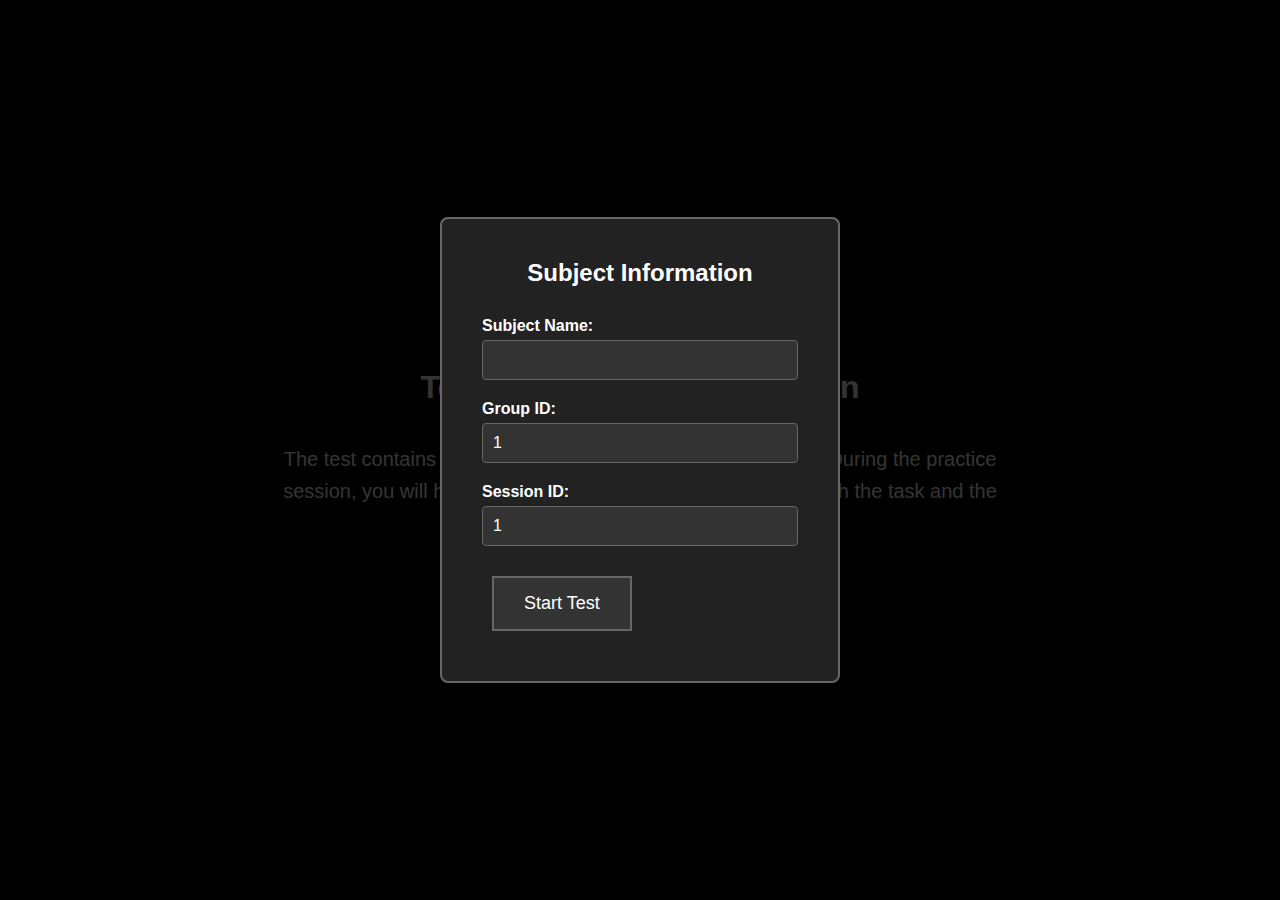
<file: full-test.html>
<!DOCTYPE html>
<html lang="en">
<head>
    <meta charset="UTF-8">
    <meta name="viewport" content="width=device-width, initial-scale=1.0">
    <title>T.O.V.A. - Test of Variables of Attention</title>
    <link rel="stylesheet" href="style.css">
</head>
<body>
    <div id="app">
        <!-- Welcome Screen -->
        <div id="welcome-screen" class="screen active">
            <div class="content">
                <h1>T.O.V.A.</h1>
                <h2>Test of Variables of Attention</h2>
                <p>The test contains a practice session and a main test session. During the practice session, you will have the opportunity to familiarize yourself with the task and the stimuli.</p>
                <button id="continue-btn" class="btn">See Instructions</button>
            </div>
        </div>

        <!-- Instructions Screen -->
        <div id="instructions-screen" class="screen">
            <div class="content">
                <h2>Instructions</h2>
                <p>Your task is to decide if each stimulus is a target or non-target.</p>
                <p><strong>Press the space bar as quickly as you can whenever you see a target (top square).</strong></p>
                <p><strong>Do nothing when you see a non-target (bottom square).</strong></p>
                <p>The task lasts approximately 23 minutes, so you must concentrate to perform well. First you will have 3 minutes to practice.</p>
                <button id="view-samples-btn" class="btn">View Sample Stimuli</button>
            </div>
        </div>

        <!-- Target Sample Screen -->
        <div id="target-sample-screen" class="screen">
            <div class="content">
                <h2>🎯 Target Stimulus Example</h2>
                <div class="sample-stimulus">
                    <div class="sample-background">
                        <div class="sample-target"></div>
                    </div>
                </div>
                <p class="sample-description">
                    <strong>This is a Target stimulus.</strong><br>
                    When you see the small black square at the <strong>TOP</strong> of the white background,<br>
                    press the <strong>SPACEBAR</strong> as quickly as possible.
                </p>
                <button id="next-sample-btn" class="btn">Next: Non-Target Example</button>
            </div>
        </div>

        <!-- Non-Target Sample Screen -->
        <div id="nontarget-sample-screen" class="screen">
            <div class="content">
                <h2>❌ Non-Target Stimulus Example</h2>
                <div class="sample-stimulus">
                    <div class="sample-background">
                        <div class="sample-nontarget"></div>
                    </div>
                </div>
                <p class="sample-description">
                    <strong>This is a Non-target stimulus.</strong><br>
                    When you see the small black square at the <strong>BOTTOM</strong> of the white background,<br>
                    <strong>DO NOT PRESS ANY KEY</strong> - simply wait for the next stimulus.
                </p>
                <button id="start-practice-btn" class="btn">Start Practice</button>
            </div>
        </div>

        <!-- Empty Transition Screen -->
        <div id="transition-screen" class="screen">
            <div class="content">
                <h2></h2>
            </div>
        </div>

        <!-- Stimulus Display -->
        <div id="stimulus-screen" class="screen">
            <div id="stimulus-container">
                <div id="background-square">
                    <div id="target-square"></div>
                </div>
            </div>
            <div id="error-feedback">ERROR</div>
        </div>

        <!-- Practice Over Screen -->
        <div id="practice-over-screen" class="screen">
            <div class="content">
                <h2>Practice Complete</h2>
                <p>You have completed practice. The task will now begin.</p>
                <button id="start-test-btn" class="btn">Continue (Space)</button>
            </div>
        </div>

        <!-- Practice Finished Screen -->
        <div id="practice-finished-screen" class="screen">
            <div class="content">
                <h2>Practice Finished</h2>
                <p>You have successfully completed the practice session.</p>
                <p><strong>Press SPACEBAR to begin TOVA test.</strong></p>
                <button id="begin-tova-btn" class="btn">Begin TOVA Test</button>
            </div>
        </div>

        <!-- Finish Screen -->
        <div id="finish-screen" class="screen">
            <div class="content">
                <h1>Thank you!</h1>
                <p>The test is complete.</p>
                <div id="data-download">
                    <button id="download-raw-btn" class="btn">Download Raw Data</button>
                    <button id="download-summary-btn" class="btn">Download Summary Data</button>
                </div>
                <div id="navigation-buttons">
                    <button id="restart-btn" class="btn">Start New Test</button>
                    <button id="return-btn" class="btn">Return to Main Page</button>
                </div>
            </div>
        </div>

        <!-- Subject Info Dialog -->
        <div id="subject-dialog" class="dialog">
            <div class="dialog-content">
                <h3>Subject Information</h3>
                <form id="subject-form">
                    <div class="form-group">
                        <label for="subject-name">Subject Name:</label>
                        <input type="text" id="subject-name" required>
                    </div>
                    <div class="form-group">
                        <label for="group-id">Group ID:</label>
                        <input type="number" id="group-id" value="1" required>
                    </div>
                    <div class="form-group">
                        <label for="session-id">Session ID:</label>
                        <input type="number" id="session-id" value="1" required>
                    </div>
                    <button type="submit" class="btn">Start Test</button>
                </form>
            </div>
        </div>
    </div>

    <script src="tova.js"></script>
</body>
</html>
</file>
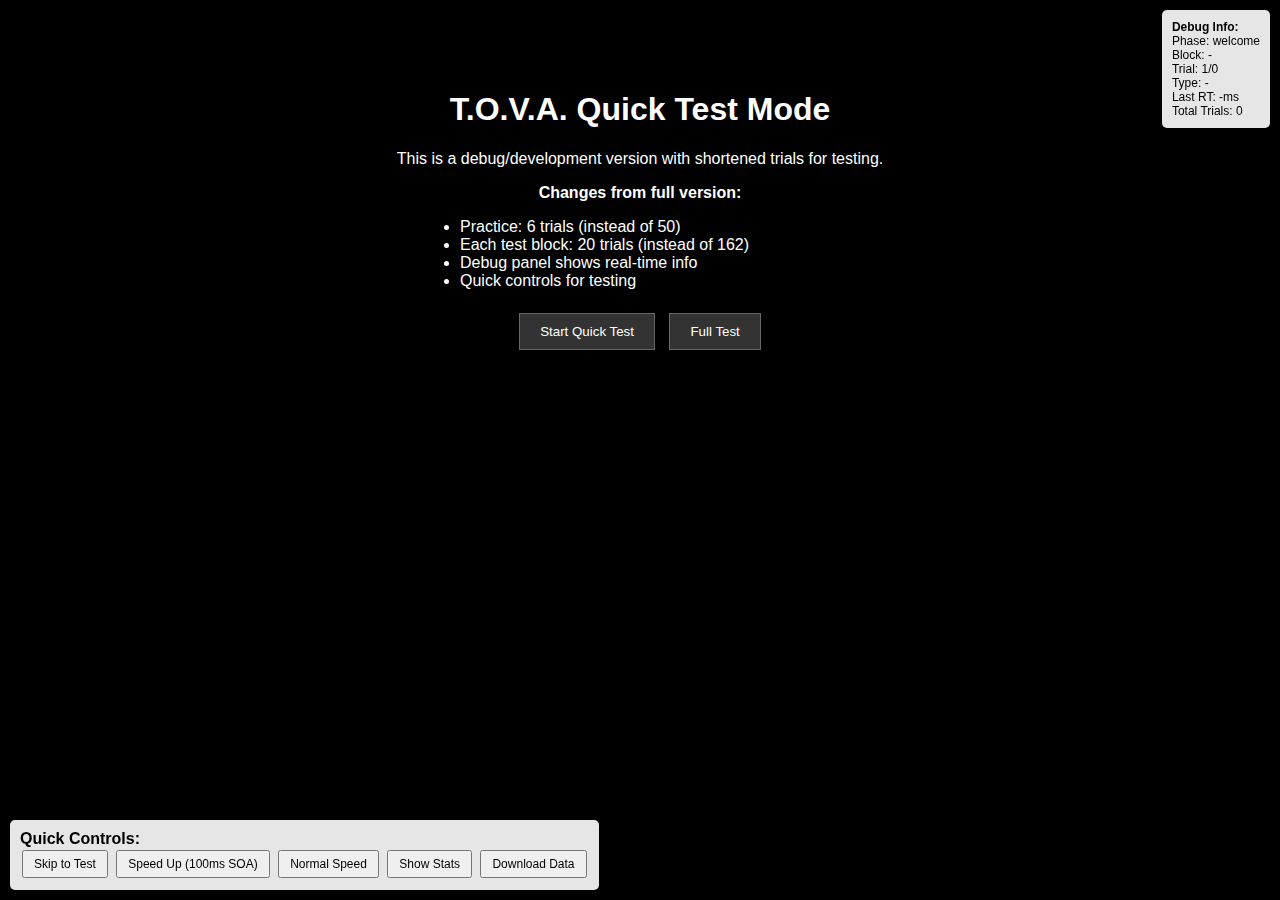
<file: quick-test.html>
<!DOCTYPE html>
<html lang="en">
<head>
    <meta charset="UTF-8">
    <meta name="viewport" content="width=device-width, initial-scale=1.0">
    <title>T.O.V.A. Quick Test</title>
    <style>
        body {
            font-family: Arial, sans-serif;
            background-color: black;
            color: white;
            margin: 0;
            padding: 20px;
        }
        
        .debug-panel {
            position: fixed;
            top: 10px;
            right: 10px;
            background: rgba(255, 255, 255, 0.9);
            color: black;
            padding: 10px;
            border-radius: 5px;
            font-size: 12px;
            max-width: 300px;
            z-index: 1000;
        }
        
        .control-panel {
            position: fixed;
            bottom: 10px;
            left: 10px;
            background: rgba(255, 255, 255, 0.9);
            color: black;
            padding: 10px;
            border-radius: 5px;
            z-index: 1000;
        }
        
        .control-panel button {
            margin: 2px;
            padding: 5px 10px;
            font-size: 12px;
        }
        
        #stimulus-screen {
            position: absolute;
            top: 0;
            left: 0;
            width: 100%;
            height: 100%;
            display: none;
            justify-content: center;
            align-items: center;
            background-color: black;
        }
        
        #stimulus-container {
            position: relative;
            width: 100%;
            height: 100%;
            display: flex;
            justify-content: center;
            align-items: center;
        }
        
        #background-square {
            width: 50vh;
            height: 50vh;
            background-color: white;
            position: relative;
            display: none;
        }
        
        #target-square {
            width: 5vh;
            height: 5vh;
            background-color: black;
            position: absolute;
            left: 50%;
            transform: translateX(-50%);
        }
        
        #target-square.target {
            top: 35%;
            transform: translate(-50%, -50%);
        }
        
        #target-square.nontarget {
            top: 65%;
            transform: translate(-50%, -50%);
        }
        
        .welcome {
            text-align: center;
            padding: 50px;
        }
        
        .btn {
            background: #333;
            color: white;
            border: 1px solid #666;
            padding: 10px 20px;
            margin: 5px;
            cursor: pointer;
        }
        
        .btn:hover {
            background: #555;
        }
    </style>
</head>
<body>
    <div class="debug-panel">
        <div><strong>Debug Info:</strong></div>
        <div>Phase: <span id="debug-phase">-</span></div>
        <div>Block: <span id="debug-block">-</span></div>
        <div>Trial: <span id="debug-trial">-</span></div>
        <div>Type: <span id="debug-type">-</span></div>
        <div>Last RT: <span id="debug-rt">-</span>ms</div>
        <div>Total Trials: <span id="debug-total">-</span></div>
    </div>
    
    <div class="control-panel">
        <div><strong>Quick Controls:</strong></div>
        <button onclick="quickTest.skipToTest()">Skip to Test</button>
        <button onclick="quickTest.speedUp()">Speed Up (100ms SOA)</button>
        <button onclick="quickTest.normalSpeed()">Normal Speed</button>
        <button onclick="quickTest.showStats()">Show Stats</button>
        <button onclick="quickTest.downloadData()">Download Data</button>
    </div>

    <div id="welcome-screen">
        <div class="welcome">
            <h1>T.O.V.A. Quick Test Mode</h1>
            <p>This is a debug/development version with shortened trials for testing.</p>
            <p><strong>Changes from full version:</strong></p>
            <ul style="text-align: left; max-width: 400px; margin: 0 auto;">
                <li>Practice: 6 trials (instead of 50)</li>
                <li>Each test block: 20 trials (instead of 162)</li>
                <li>Debug panel shows real-time info</li>
                <li>Quick controls for testing</li>
            </ul>
            <br>
            <button class="btn" onclick="quickTest.start()">Start Quick Test</button>
            <button class="btn" onclick="window.location.href='index.html'">Full Test</button>
        </div>
    </div>

    <div id="stimulus-screen">
        <div id="stimulus-container">
            <div id="background-square">
                <div id="target-square"></div>
            </div>
        </div>
    </div>

    <div id="finish-screen" style="display:none;">
        <div class="welcome">
            <h1>Quick Test Complete!</h1>
            <div id="results-summary"></div>
            <button class="btn" onclick="quickTest.downloadData()">Download Data</button>
            <button class="btn" onclick="location.reload()">Restart</button>
        </div>
    </div>

    <script>
        class QuickTOVA {
            constructor() {
                // Shortened version for testing
                this.params = {
                    SOA: 2000,
                    stimulusDuration: 100,
                    minValidLatency: 200
                };

                this.state = {
                    currentPhase: 'welcome',
                    currentBlock: null,
                    currentTrial: 0,
                    blockTrials: [],
                    trialInProgress: false,
                    testStartTime: null
                };

                this.subject = {
                    name: 'QuickTest',
                    group: 1,
                    session: 1
                };

                this.rawData = [];
                this.blockStats = {
                    practice: { correct: [], anticipatory: 0 },
                    lowFrequency1: { targetAcc: [], nontargetAcc: [], targetRT: [], anticipatory: 0 },
                    lowFrequency2: { targetAcc: [], nontargetAcc: [], targetRT: [], anticipatory: 0 },
                    hiFrequency1: { targetAcc: [], nontargetAcc: [], targetRT: [], anticipatory: 0 },
                    hiFrequency2: { targetAcc: [], nontargetAcc: [], targetRT: [], anticipatory: 0 }
                };

                this.stimulusStartTime = 0;
                this.responseTime = 0;
                this.currentTimeout = null;
                this.stimulusTimeout = null;

                this.setupEventListeners();
                this.updateDebug();
            }

            setupEventListeners() {
                document.addEventListener('keydown', (e) => {
                    if (e.code === 'Space') {
                        e.preventDefault();
                        this.handleSpacePress();
                    }
                });
            }

            updateDebug() {
                document.getElementById('debug-phase').textContent = this.state.currentPhase;
                document.getElementById('debug-block').textContent = this.state.currentBlock || '-';
                document.getElementById('debug-trial').textContent = `${this.state.currentTrial + 1}/${this.state.blockTrials.length}`;
                document.getElementById('debug-type').textContent = this.state.blockTrials[this.state.currentTrial] || '-';
                document.getElementById('debug-total').textContent = this.rawData.length;
            }

            start() {
                this.state.testStartTime = performance.now();
                this.startPractice();
            }

            startPractice() {
                this.state.currentPhase = 'practice';
                this.state.currentBlock = 'practice';
                this.state.currentTrial = 0;
                this.generateTrialSequence('practice');
                this.showStimulus();
            }

            generateTrialSequence(blockType) {
                const trials = [];

                switch (blockType) {
                    case 'practice':
                        // 6 trials for quick testing
                        for (let i = 0; i < 3; i++) {
                            trials.push('target');
                            trials.push('nontarget');
                        }
                        break;

                    case 'lowFrequency1':
                    case 'lowFrequency2':
                        // 20 trials, 4 targets, 16 non-targets
                        for (let i = 0; i < 4; i++) trials.push('target');
                        for (let i = 0; i < 16; i++) trials.push('nontarget');
                        break;

                    case 'hiFrequency1':
                    case 'hiFrequency2':
                        // 20 trials, 16 targets, 4 non-targets
                        for (let i = 0; i < 16; i++) trials.push('target');
                        for (let i = 0; i < 4; i++) trials.push('nontarget');
                        break;
                }

                // Shuffle trials
                for (let i = trials.length - 1; i > 0; i--) {
                    const j = Math.floor(Math.random() * (i + 1));
                    [trials[i], trials[j]] = [trials[j], trials[i]];
                }

                this.state.blockTrials = trials;
                this.updateDebug();
            }

            showStimulus() {
                if (this.state.currentTrial >= this.state.blockTrials.length) {
                    this.endBlock();
                    return;
                }

                const isTarget = this.state.blockTrials[this.state.currentTrial] === 'target';
                
                document.getElementById('welcome-screen').style.display = 'none';
                document.getElementById('stimulus-screen').style.display = 'flex';
                
                this.state.trialInProgress = true;
                this.stimulusStartTime = performance.now();
                this.responseTime = null;

                const backgroundSquare = document.getElementById('background-square');
                const targetSquare = document.getElementById('target-square');
                
                backgroundSquare.style.display = 'block';
                targetSquare.className = isTarget ? 'target' : 'nontarget';

                this.stimulusTimeout = setTimeout(() => {
                    backgroundSquare.style.display = 'none';
                }, this.params.stimulusDuration);

                this.currentTimeout = setTimeout(() => {
                    this.endTrial();
                }, this.params.SOA);

                this.updateDebug();
            }

            handleSpacePress() {
                const currentTime = performance.now();
                if (this.state.trialInProgress) {
                    this.recordResponse(currentTime);
                }
            }

            recordResponse(responseTime) {
                if (this.responseTime === null) {
                    this.responseTime = responseTime;
                }
            }

            endTrial() {
                clearTimeout(this.currentTimeout);
                clearTimeout(this.stimulusTimeout);
                
                const isTarget = this.state.blockTrials[this.state.currentTrial] === 'target';
                const latency = this.responseTime ? (this.responseTime - this.stimulusStartTime) : this.params.SOA;
                const responded = this.responseTime !== null;
                
                let correct = false;
                if (isTarget && responded) correct = true;
                else if (!isTarget && !responded) correct = true;

                const anticipatory = responded && latency < this.params.minValidLatency;
                let commissionError = false;
                if (!isTarget && responded && !anticipatory) {
                    commissionError = true;
                }

                // Record data
                const trialData = {
                    subject: this.subject.name,
                    blockcode: this.state.currentBlock,
                    trialcode: isTarget ? 'target' : 'nonTarget',
                    trialnum: this.state.currentTrial + 1,
                    response: responded ? 57 : 0,
                    correct: correct ? 1 : 0,
                    latency: Math.round(latency),
                    anticipatoryResponse: anticipatory ? 1 : 0,
                    commissionerror: commissionError ? 1 : 0
                };

                this.rawData.push(trialData);

                // Update debug
                document.getElementById('debug-rt').textContent = Math.round(latency);

                // Update stats
                if (!anticipatory) {
                    this.updateBlockStats(isTarget, correct, latency);
                } else {
                    this.blockStats[this.state.currentBlock].anticipatory++;
                }

                this.state.trialInProgress = false;
                this.state.currentTrial++;

                setTimeout(() => {
                    this.showStimulus();
                }, 100);
            }

            updateBlockStats(isTarget, correct, latency) {
                const stats = this.blockStats[this.state.currentBlock];

                if (this.state.currentBlock === 'practice') {
                    stats.correct.push(correct);
                } else {
                    if (isTarget) {
                        stats.targetAcc.push(correct);
                        if (correct) {
                            stats.targetRT.push(latency);
                        }
                    } else {
                        stats.nontargetAcc.push(correct);
                    }
                }
            }

            endBlock() {
                switch (this.state.currentBlock) {
                    case 'practice':
                        this.startNextBlock('lowFrequency1');
                        break;
                    case 'lowFrequency1':
                        this.startNextBlock('lowFrequency2');
                        break;
                    case 'lowFrequency2':
                        this.startNextBlock('hiFrequency1');
                        break;
                    case 'hiFrequency1':
                        this.startNextBlock('hiFrequency2');
                        break;
                    case 'hiFrequency2':
                        this.finishTest();
                        break;
                }
            }

            startNextBlock(blockName) {
                this.state.currentBlock = blockName;
                this.state.currentTrial = 0;
                this.generateTrialSequence(blockName);
                setTimeout(() => {
                    this.showStimulus();
                }, 500);
            }

            finishTest() {
                document.getElementById('stimulus-screen').style.display = 'none';
                document.getElementById('finish-screen').style.display = 'block';
                
                const summary = this.calculateQuickSummary();
                document.getElementById('results-summary').innerHTML = `
                    <h3>Quick Results:</h3>
                    <p>Total Trials: ${this.rawData.length}</p>
                    <p>Overall Accuracy: ${(summary.accuracy * 100).toFixed(1)}%</p>
                    <p>Mean RT: ${summary.meanRT.toFixed(0)}ms</p>
                    <p>Anticipatory Responses: ${summary.anticipatory}</p>
                `;
                
                this.updateDebug();
            }

            calculateQuickSummary() {
                const testData = this.rawData.filter(d => d.blockcode !== 'practice');
                const correct = testData.filter(d => d.correct === 1).length;
                const rts = testData.filter(d => d.correct === 1 && d.latency < 2000).map(d => d.latency);
                const anticipatory = testData.filter(d => d.anticipatoryResponse === 1).length;

                return {
                    accuracy: testData.length > 0 ? correct / testData.length : 0,
                    meanRT: rts.length > 0 ? rts.reduce((a, b) => a + b, 0) / rts.length : 0,
                    anticipatory: anticipatory
                };
            }

            // Quick controls
            skipToTest() {
                this.state.currentBlock = 'lowFrequency1';
                this.state.currentTrial = 0;
                this.generateTrialSequence('lowFrequency1');
                this.showStimulus();
            }

            speedUp() {
                this.params.SOA = 100;
                this.params.stimulusDuration = 50;
                console.log('Speed mode: SOA=100ms, stimulus=50ms');
            }

            normalSpeed() {
                this.params.SOA = 2000;
                this.params.stimulusDuration = 100;
                console.log('Normal speed restored');
            }

            showStats() {
                console.log('Current stats:', this.blockStats);
                console.log('Raw data:', this.rawData);
            }

            downloadData() {
                const csv = ['subject,block,trial,type,response,correct,latency,anticipatory,commission'];
                this.rawData.forEach(row => {
                    csv.push([
                        row.subject, row.blockcode, row.trialnum, row.trialcode,
                        row.response, row.correct, row.latency, 
                        row.anticipatoryResponse, row.commissionerror
                    ].join(','));
                });

                const blob = new Blob([csv.join('\n')], { type: 'text/csv' });
                const url = URL.createObjectURL(blob);
                const link = document.createElement('a');
                link.href = url;
                link.download = 'tova_quick_test.csv';
                document.body.appendChild(link);
                link.click();
                document.body.removeChild(link);
                URL.revokeObjectURL(url);
            }
        }

        // Initialize quick test
        const quickTest = new QuickTOVA();
    </script>
</body>
</html>
</file>
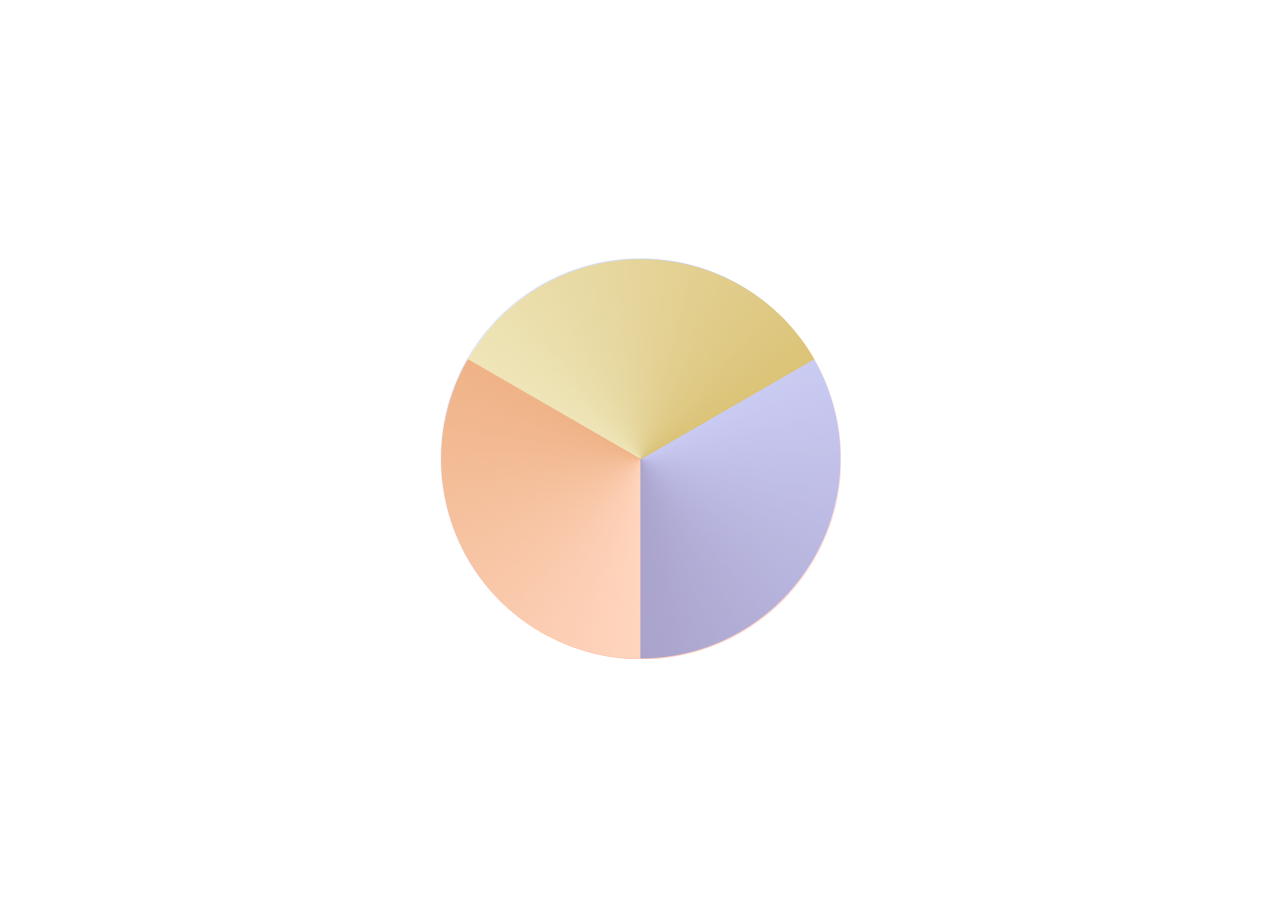
<file: secondary/UI-experiment.html>
<!DOCTYPE html>
<html lang="en">
<head>
    <meta charset="UTF-8">
    <meta name="viewport" content="width=device-width, initial-scale=1.0">
    <title>Document</title>
    <style>
        .container{
            height: 100vh;
            display: flex;
            justify-content: center;
            align-items: center;
            background-color: rgb(255, 255, 255);
        }
        .card{
            width: 400px;
            height: 400px;
            background-color: hsl(0, 0%, 100%);
            border-radius: 50%;
            position: fixed;
            /* display: flex; */
            /* justify-content: center;
            align-items: center;    */
        }
        .img1{
            position: fixed;
            /* mix-blend-mode: overlay; */
            animation: rotate 2s linear infinite;
            z-index: 1;
        }
        .img2{
            position: fixed;
            /* mix-blend-mode: overlay; */
            animation: rotate 5s linear infinite;
            z-index: 2;
        }
        .img3{
            position: fixed;
            /* mix-blend-mode: overlay; */
            animation: rotate 22s linear infinite;
            z-index: 5;
        }
        /* .card{
            display: flex;
            margin: 10px;
            padding: 20px;
            width: 400px;
            height: 400px;
            background-color: hsl(0, 0%, 50%);
        } */

        .bgcircle{
            height: 200px;
            border-radius: 50%;
            background: hsl(0, 0%, 100%);
            z-index: 1;
        }

        /* .bcircle{
            width: 200px;
            height: 200px;
            border-radius: 50%;
            background: conic-gradient(from 180deg at 50% 50%, rgba(255, 255, 255, 1) 0deg, rgb(0, 0, 255) 360deg);
            mix-blend-mode: overlay;
            animation: rotate 0.5s linear infinite;
        }
        .rcircle{
            width: 200px;
            height: 200px;
            border-radius: 50%;
            background: conic-gradient(from 180deg at 50% 50%, rgba(255, 255, 255, 1) 0deg, rgb(255,0,0) 360deg);
            mix-blend-mode: overlay;
            animation: rotate2 30s linear infinite;
        }
        .ycircle{
            width: 200px;
            height: 200px;
            opacity: 50%;
            background: conic-gradient(from 180deg at 50% 50%, rgba(255, 255, 255, 1) 0deg, rgb(255, 255, 0) 360deg);
            mix-blend-mode: overlay;
            animation: rotate3 5s linear infinite;
        } */

        @keyframes rotate {
            100% { transform: rotate(-360deg); }
        }
        @keyframes rotate2 {
            100% { transform: rotate(-360deg); }
        }
        @keyframes rotate3 {
            100% { transform: rotate(-360deg); }
        }
        
    </style>
</head>
<body>
    <div class="container">
        <div class="card">
            <img src="src/Ellipse-1.png" class="img1" alt="">
            <img src="src/Ellipse-2.png" class="img2" alt="">
            <img src="src/Ellipse-3.png" class="img3" alt="">
            <!-- <div class="rcircle"></class>
            <div class="ycircle"></class>
            <div class="bcircle"></class> -->
            <!-- <div class="bg-circle"></class> -->
        </div>
    </div>
</body>
</html>
</file>
<file: adhd1sec/styles.css>
* {
    margin: 0;
    padding: 0;
    box-sizing: border-box;
}

body {
    font-family: -apple-system, BlinkMacSystemFont, 'Segoe UI', Roboto, sans-serif;
    background-color: white;
    color: black;
    line-height: 1.6;
}

.header {
    display: flex;
    justify-content: space-between;
    align-items: center;
    padding: 20px 40px;
    border-bottom: 1px solid #eee;
}

.logo {
    font-size: 24px;
    font-weight: bold;
}

.header-right {
    display: flex;
    align-items: center;
    gap: 20px;
}

.try-button {
    background-color: black;
    color: white;
    border: none;
    padding: 10px 20px;
    border-radius: 6px;
    cursor: pointer;
    font-size: 14px;
}

.try-button:hover {
    background-color: #333;
}

.pricing, .about {
    font-size: 14px;
    cursor: pointer;
}

.pricing:hover, .about:hover {
    text-decoration: underline;
}

.main-content {
    max-width: 1200px;
    margin: 0 auto;
    padding: 40px 20px;
}

.section {
    margin-bottom: 60px;
}

.section-title {
    font-size: 20px;
    font-weight: 600;
    margin-bottom: 30px;
    text-align: center;
}

.choices-grid {
    display: grid;
    grid-template-columns: repeat(3, 1fr);
    gap: 20px;
    max-width: 600px;
    margin: 0 auto;
}

.choice-box {
    background-color: #e5e5e5;
    border: none;
    border-radius: 12px;
    padding: 20px 15px;
    font-size: 14px;
    color: black;
    cursor: pointer;
    transition: all 0.2s ease;
    text-align: center;
    min-height: 80px;
    display: flex;
    align-items: center;
    justify-content: center;
}

.choice-box:hover {
    background-color: #ffcb9e;
    transform: translateY(-2px);
    box-shadow: 0 4px 12px rgba(0,0,0,0.1);
}

/* Popup Modal Styles */
        .modal-overlay {
            position: fixed;
            top: 0;
            left: 0;
            width: 100%;
            height: 100%;
            background-color: rgba(0, 0, 0, 0.5);
            display: none;
            justify-content: center;
            align-items: center;
            z-index: 1000;
        }

.modal-overlay.show {
    display: flex;
}

.modal-card {
    background-color: #ded8cf;
    border-radius: 16px;
    padding: 30px;
    max-width: 500px;
    width: 90%;
    position: relative;
    box-shadow: 0 10px 30px rgba(0, 0, 0, 0.2);
}

.modal-header {
    display: flex;
    justify-content: space-between;
    align-items: center;
    margin-bottom: 20px;
}

.modal-title {
    font-size: 18px;
    font-weight: 600;
    color: black;
}

.close-button {
    width: 32px;
    height: 32px;
    border-radius: 50%;
    background-color: #ff8c00;
    border: none;
    color: white;
    font-size: 18px;
    font-weight: bold;
    cursor: pointer;
    display: flex;
    align-items: center;
    justify-content: center;
    transition: background-color 0.2s ease;
}

.close-button:hover {
    background-color: #ff6b00;
}

.modal-content {
    text-align: center;
    margin-bottom: 20px;
}

.modal-description {
    font-size: 16px;
    color: black;
    margin-bottom: 25px;
    line-height: 1.5;
}

.timer-display {
    font-size: 48px;
    font-weight: bold;
    color: black;
    font-family: 'Courier New', monospace;
    margin: 20px 0;
}

.timer-controls {
    display: flex;
    gap: 15px;
    justify-content: center;
    margin-top: 20px;
}

.timer-btn {
    padding: 10px 20px;
    border: none;
    border-radius: 8px;
    cursor: pointer;
    font-size: 14px;
    font-weight: 500;
    transition: all 0.2s ease;
}

.start-btn {
    background-color: #4CAF50;
    color: white;
}

.start-btn:hover {
    background-color: #45a049;
}

.pause-btn {
    background-color: #ff9800;
    color: white;
}

.pause-btn:hover {
    background-color: #f57c00;
}

.reset-btn {
    background-color: #f44336;
    color: white;
}

.reset-btn:hover {
    background-color: #da190b;
}

/* Bottom Banner Styles */
.bottom-banner {
    background-color: #000;
    border-top: 1px solid #eee;
    padding: 30px 0;
    margin-top: 60px;
}

.banner-content {
    max-width: 1200px;
    margin: 0 auto;
    padding: 0 20px;
    display: grid;
    grid-template-columns: 1fr 1fr;
    gap: 40px;
    align-items: start;
}

.banner-left {
    display: flex;
    flex-direction: column;
    gap: 15px;
}

.banner-title {
    font-size: 24px;
    font-weight: bold;
    color: rgb(255, 255, 255);
}

.banner-greeting {
    font-size: 18px;
    font-weight: 600;
    color: rgb(255, 255, 255);
}

.banner-instruction {
    font-size: 16px;
    color: rgb(255, 255, 255);
    line-height: 1.5;
}

.banner-description {
    font-size: 14px;
    color: #888;
    line-height: 1.6;
}

.banner-disclaimer {
    font-size: 12px;
    color: #888;
    line-height: 1.5;
    /* font-style: italic; */
}

.banner-right {
    display: flex;
    flex-direction: column;
    gap: 15px;
    align-items: flex-end;
}

.banner-subtitle {
    font-size: 20px;
    font-weight: bold;
    color: rgb(255, 255, 255);
    text-align: right;
}

.banner-powered-by {
    font-size: 14px;
    color: #666;
    text-align: right;
}

.banner-links {
    display: flex;
    flex-direction: column;
    gap: 10px;
    align-items: flex-end;
}

.banner-link {
    font-size: 14px;
    font-weight: 600;
    color: rgb(255, 255, 255);
    text-decoration: none;
    transition: color 0.2s ease;
}

.banner-link:hover {
    color: #ff8c00;
}

@media (max-width: 768px) {
    .choices-grid {
        grid-template-columns: repeat(2, 1fr);
        max-width: 400px;
    }
    
    .header {
        padding: 15px 20px;
        flex-direction: column;
        gap: 15px;
    }
    
    .header-right {
        gap: 15px;
    }

    .modal-card {
        margin: 20px;
        padding: 25px;
    }

    .timer-display {
        font-size: 36px;
    }

    .banner-content {
        grid-template-columns: 1fr;
        gap: 30px;
        text-align: center;
    }

    .banner-right {
        align-items: center;
    }

    .banner-subtitle, .banner-powered-by {
        text-align: center;
    }
}

@media (max-width: 480px) {
    .choices-grid {
        grid-template-columns: 1fr;
        max-width: 300px;
    }

    .modal-card {
        margin: 15px;
        padding: 20px;
    }

    .timer-controls {
        flex-direction: column;
        align-items: center;
    }

    .banner-content {
        margin: 15px;
        padding: 20px;
    }

    .timer-controls {
        flex-direction: column;
        align-items: center;
    }
}
</file>
<file: reminder-update/css/main.css>
:root {
  --bg-start: #fffaf3;
  --bg-end: #d8ccc1;
  --accent: #ff6441;
  --text-main: #2e2a27;
  --text-sub: #645c56;
  --card-bg: rgba(255, 255, 255, 0.78);
  --ok: #2f9e44;
  --error: #c92a2a;
}

* {
  box-sizing: border-box;
}

body {
  margin: 0;
  min-height: 100vh;
  font-family: -apple-system, BlinkMacSystemFont, "Segoe UI", "PingFang SC",
    "Hiragino Sans GB", "Microsoft YaHei", sans-serif;
  color: var(--text-main);
  background: linear-gradient(160deg, var(--bg-start) 0%, var(--bg-end) 100%);
  display: grid;
  place-items: center;
  padding: 24px;
}

.card {
  width: min(720px, 100%);
  background: var(--card-bg);
  border: 1px solid rgba(0, 0, 0, 0.06);
  border-radius: 18px;
  box-shadow: 0 12px 32px rgba(35, 23, 16, 0.1);
  backdrop-filter: blur(4px);
  padding: 28px 24px;
}

.eyebrow {
  display: inline-flex;
  align-items: center;
  gap: 8px;
  margin-bottom: 10px;
  padding: 4px 10px;
  border-radius: 999px;
  background: rgba(255, 100, 65, 0.12);
  color: var(--accent);
  font-size: 12px;
  font-weight: 600;
}

h1 {
  margin: 0 0 10px;
  font-size: clamp(22px, 3.2vw, 30px);
  line-height: 1.25;
}

.subtitle {
  margin: 0 0 18px;
  color: var(--text-sub);
  line-height: 1.65;
}

.steps {
  margin: 0 0 14px;
  padding: 0;
  list-style: none;
  display: grid;
  gap: 8px;
}

.steps li {
  background: rgba(255, 255, 255, 0.62);
  border: 1px solid rgba(0, 0, 0, 0.08);
  border-radius: 10px;
  padding: 10px 12px;
  line-height: 1.55;
  color: var(--text-main);
}

.steps strong {
  color: var(--accent);
}

.status {
  padding: 10px 12px;
  border-radius: 10px;
  background: rgba(255, 255, 255, 0.62);
  border: 1px solid rgba(0, 0, 0, 0.08);
  margin-bottom: 12px;
}

.status.ok {
  color: var(--ok);
}

.status.error {
  color: var(--error);
}

.actions {
  display: flex;
  gap: 10px;
  flex-wrap: wrap;
  margin-bottom: 14px;
}

button {
  appearance: none;
  border: none;
  border-radius: 10px;
  padding: 11px 16px;
  font-size: 15px;
  cursor: pointer;
}

button:disabled {
  opacity: 0.5;
  cursor: not-allowed;
}

#flashBtn {
  background: var(--accent);
  color: #fff;
  font-weight: 600;
}

#selectPortBtn {
  background: var(--accent);
  color: #fff;
  font-weight: 600;
}

#selectPortBtn.needs-attention {
  animation: select-port-pulse 0.9s ease-in-out 2;
}

#cancelFlashBtn {
  background: rgba(0, 0, 0, 0.07);
  color: var(--text-main);
}

#copyHelpBtn {
  display: none;
  background: rgba(0, 0, 0, 0.07);
  color: var(--text-main);
}

#restartBtn {
  background: var(--accent);
  color: #fff;
  font-weight: 600;
}

.progress-wrap {
  width: 100%;
  height: 12px;
  border-radius: 999px;
  background: rgba(0, 0, 0, 0.1);
  overflow: hidden;
}

.progress-bar {
  width: 0%;
  height: 100%;
  background: var(--accent);
  transition: width 0.2s linear;
}

.progress-text {
  margin: 8px 0 0;
  color: var(--text-sub);
  font-size: 14px;
}

.log {
  margin-top: 14px;
  background: rgba(255, 255, 255, 0.7);
  border: 1px solid rgba(0, 0, 0, 0.08);
  border-radius: 10px;
  min-height: 140px;
  max-height: 260px;
  overflow: auto;
  padding: 12px;
  white-space: pre-wrap;
  line-height: 1.45;
  font-family: ui-monospace, SFMono-Regular, Menlo, Consolas, monospace;
  font-size: 12px;
}

.hidden-debug {
  display: none;
}

.hidden {
  display: none;
}

.tips {
  margin-top: 14px;
  color: var(--text-sub);
  font-size: 13px;
  line-height: 1.7;
}

.onboarding-progress {
  margin: 0 0 14px;
  color: var(--text-sub);
  font-size: 14px;
}

.step-card {
  background: rgba(255, 255, 255, 0.62);
  border: 1px solid rgba(0, 0, 0, 0.08);
  border-radius: 12px;
  padding: 16px;
  margin-bottom: 14px;
}

.step-card.hidden {
  display: none;
}

.step-title {
  margin: 0 0 8px;
  font-size: 18px;
}

.step-desc {
  margin: 0;
  color: var(--text-sub);
  line-height: 1.65;
}

.step-illustration {
  display: block;
  width: 100%;
  max-width: 560px;
  margin: 12px auto 0;
  border-radius: 12px;
}

.nav-actions {
  display: flex;
  justify-content: space-between;
  align-items: center;
  gap: 10px;
}

.nav-btn {
  background: rgba(0, 0, 0, 0.07);
  color: var(--text-main);
}

.nav-btn.primary {
  background: var(--accent);
  color: #fff;
  font-weight: 600;
}

@keyframes select-port-pulse {
  0% {
    box-shadow: 0 0 0 0 rgba(255, 100, 65, 0.2);
  }
  50% {
    box-shadow: 0 0 0 8px rgba(255, 100, 65, 0.45);
  }
  100% {
    box-shadow: 0 0 0 0 rgba(255, 100, 65, 0.2);
  }
}

.browser-error {
  text-align: center;
  padding: 40px 20px;
}

.browser-error h2 {
  color: var(--error);
  margin: 0 0 12px;
}

.browser-error p {
  color: var(--text-sub);
  margin: 0 0 20px;
  line-height: 1.65;
}

.browser-error a {
  display: inline-block;
  background: var(--accent);
  color: #fff;
  padding: 12px 24px;
  border-radius: 10px;
  text-decoration: none;
  font-weight: 600;
}
</file>
<file: style.css>
/* Reset and base styles */
* {
    margin: 0;
    padding: 0;
    box-sizing: border-box;
}

body {
    font-family: Arial, sans-serif;
    background-color: black;
    color: white;
    overflow: hidden;
    width: 100vw;
    height: 100vh;
    user-select: none;
}

#app {
    width: 100%;
    height: 100%;
    position: relative;
}

/* Screen management */
.screen {
    position: absolute;
    top: 0;
    left: 0;
    width: 100%;
    height: 100%;
    display: none;
    justify-content: center;
    align-items: center;
    background-color: black;
}

.screen.active {
    display: flex;
}

/* Content containers */
.content {
    text-align: center;
    max-width: 800px;
    padding: 40px;
    line-height: 1.6;
}

.content h1 {
    font-size: 48px;
    font-weight: bold;
    margin-bottom: 20px;
}

.content h2 {
    font-size: 32px;
    font-weight: bold;
    margin-bottom: 30px;
}

.content p {
    font-size: 20px;
    margin-bottom: 20px;
}

/* Buttons */
.btn {
    background-color: #333;
    color: white;
    border: 2px solid #666;
    padding: 15px 30px;
    font-size: 18px;
    font-family: Arial, sans-serif;
    cursor: pointer;
    margin: 10px;
    transition: all 0.2s;
}

.btn:hover {
    background-color: #555;
    border-color: #888;
}

.btn:active {
    background-color: #222;
}

/* Stimulus display */
#stimulus-screen {
    justify-content: center;
    align-items: center;
    background-color: black;
}

#stimulus-container {
    position: relative;
    width: 100%;
    height: 100%;
    display: flex;
    justify-content: center;
    align-items: center;
}

#background-square {
    width: 50vh;   /* 50% of canvas height - perfect square */
    height: 50vh;  /* 50% of canvas height - perfect square */
    background-color: white;
    position: relative;
    display: none;
}

#target-square {
    width: 5vh;    /* 5% of canvas height - perfect square */
    height: 5vh;   /* 5% of canvas height - perfect square */
    background-color: black;
    position: absolute;
    left: 50%;
    transform: translateX(-50%);
    /* Position will be set dynamically: 35% (target) or 65% (non-target) */
}

/* Target positions */
#target-square.target {
    top: 35%;
    transform: translate(-50%, -50%);
}

#target-square.nontarget {
    top: 65%;
    transform: translate(-50%, -50%);
}

/* Error feedback */
#error-feedback {
    position: absolute;
    top: 50%;
    left: 50%;
    transform: translate(-50%, -50%);
    font-size: 60px;
    font-weight: bold;
    color: red;
    display: none;
    z-index: 100;
}

/* Subject dialog */
.dialog {
    position: fixed;
    top: 0;
    left: 0;
    width: 100%;
    height: 100%;
    background-color: rgba(0, 0, 0, 0.8);
    display: flex;
    justify-content: center;
    align-items: center;
    z-index: 1000;
}

.dialog-content {
    background-color: #222;
    padding: 40px;
    border-radius: 8px;
    border: 2px solid #666;
    min-width: 400px;
}

.dialog-content h3 {
    text-align: center;
    margin-bottom: 30px;
    font-size: 24px;
}

.form-group {
    margin-bottom: 20px;
}

.form-group label {
    display: block;
    margin-bottom: 5px;
    font-weight: bold;
}

.form-group input {
    width: 100%;
    padding: 10px;
    font-size: 16px;
    background-color: #333;
    color: white;
    border: 1px solid #666;
    border-radius: 4px;
}

.form-group input:focus {
    outline: none;
    border-color: #999;
}

/* Button group for form buttons */
.button-group {
    display: flex;
    gap: 10px;
    justify-content: center;
    margin-top: 20px;
}

.button-group .btn {
    margin: 0;
    flex: 1;
    max-width: 200px;
}

.btn-secondary {
    background-color: #555;
    border-color: #777;
}

.btn-secondary:hover {
    background-color: #666;
    border-color: #999;
}

/* Transition screen */
#transition-screen {
    text-align: center;
    padding: 50px;
    background-color: #000;
    color: #fff;
}

#transition-screen .content {
    margin-top: 200px;
}

/* Sample stimulus styles */
.sample-stimulus {
    display: flex;
    justify-content: center;
    margin: 40px 0;
}

.sample-background {
    width: 50vh;
    height: 50vh;
    background-color: white;
    position: relative;
    border-radius: 10px;
    box-shadow: 0 10px 30px rgba(255, 255, 255, 0.2);
}

.sample-target {
    width: 5vh;
    height: 5vh;
    background-color: black;
    position: absolute;
    left: 50%;
    top: 35%;
    transform: translate(-50%, -50%);
}

.sample-nontarget {
    width: 5vh;
    height: 5vh;
    background-color: black;
    position: absolute;
    left: 50%;
    top: 65%;
    transform: translate(-50%, -50%);
}

.sample-description {
    font-size: 18px;
    line-height: 1.6;
    margin: 30px 0;
    text-align: center;
    max-width: 600px;
    margin-left: auto;
    margin-right: auto;
}

/* Data download section */
#data-download {
    margin-top: 30px;
    padding-top: 20px;
    border-top: 1px solid #666;
    display: flex;
    justify-content: center;
    gap: 20px;
    flex-wrap: wrap;
}

/* Navigation buttons section */
#navigation-buttons {
    margin-top: 30px;
    display: flex;
    justify-content: center;
    gap: 20px;
    flex-wrap: wrap;
}

/* Responsive adjustments */
@media (max-height: 600px) {
    .content {
        padding: 20px;
    }
    
    .content h1 {
        font-size: 36px;
    }
    
    .content h2 {
        font-size: 24px;
    }
    
    .content p {
        font-size: 16px;
    }
}

/* Fullscreen styles */
body:-webkit-full-screen {
    width: 100%;
    height: 100%;
}

body:-moz-full-screen {
    width: 100%;
    height: 100%;
}

body:fullscreen {
    width: 100%;
    height: 100%;
}

/* Hide cursor during stimulus presentation */
#stimulus-screen.active {
    cursor: none;
}

/* Ensure no scrollbars in fullscreen */
html, body {
    overflow: hidden;
    width: 100%;
    height: 100%;
}

/* Loading indicator */
.loading {
    display: inline-block;
    width: 20px;
    height: 20px;
    border: 2px solid #666;
    border-radius: 50%;
    border-top-color: white;
    animation: spin 1s linear infinite;
}

@keyframes spin {
    to {
        transform: rotate(360deg);
    }
}
</file>
